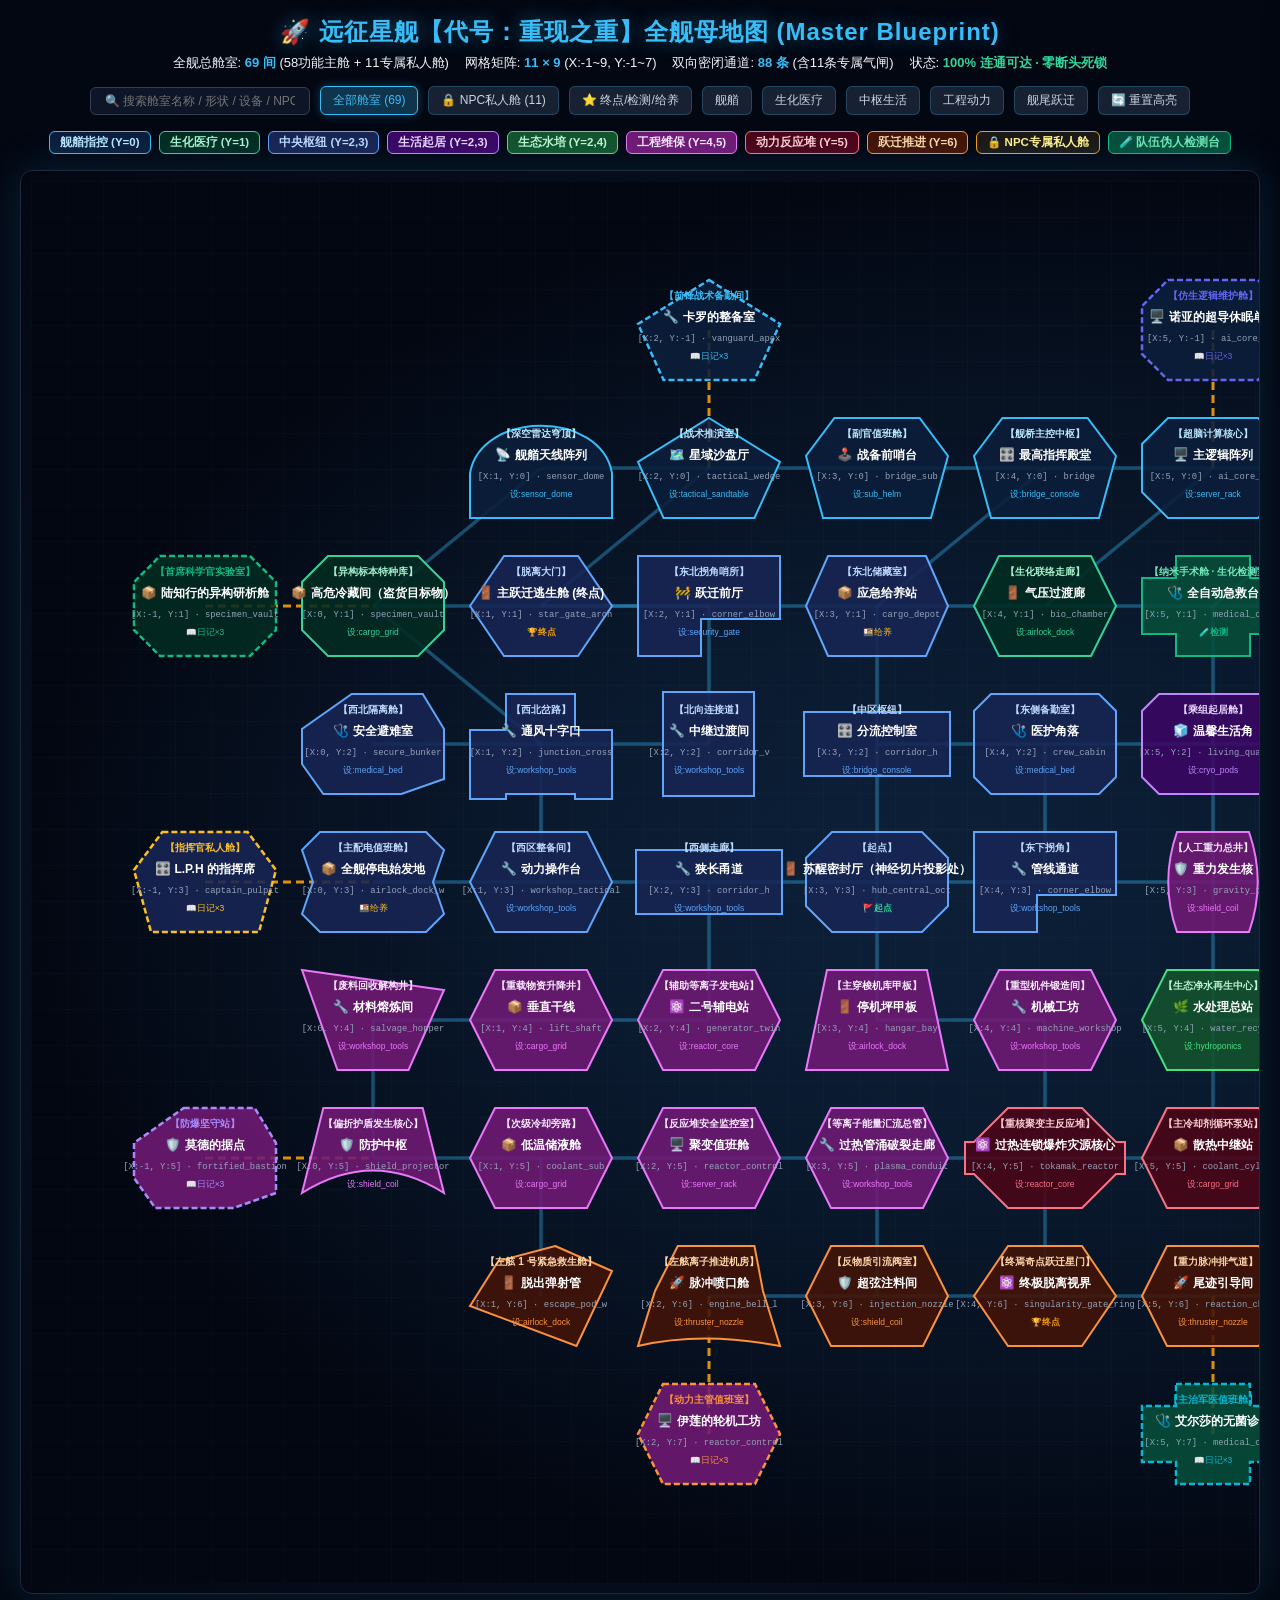
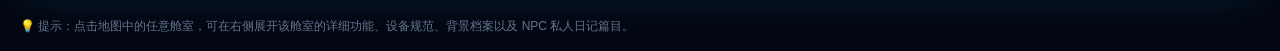
<file: preview_master_map.html>
<!DOCTYPE html>
<html lang="zh-CN">
<head>
    <meta charset="UTF-8">
    <meta name="viewport" content="width=device-width, initial-scale=1.0">
    <title>🚀 远征星舰【代号：重现之重】全舰母地图 (Master Spaceship Map · 62 舱室全景蓝图)</title>
    <style>
        :root {
            --bg-color: #030712;
            --panel-bg: rgba(15, 23, 42, 0.94);
            --border-glow: #38bdf8;
            --text-main: #f8fafc;
            --text-muted: #94a3b8;
        }
        * { box-sizing: border-box; }
        body { 
            margin: 0; 
            background: var(--bg-color); 
            color: var(--text-main); 
            font-family: 'PingFang SC', -apple-system, 'Microsoft YaHei', sans-serif; 
            padding: 16px 20px; 
            overflow-x: hidden;
        }
        header { text-align: center; margin-bottom: 12px; }
        h1 { 
            color: #38bdf8; 
            font-size: 24px; 
            margin: 0 0 6px 0; 
            letter-spacing: 1px;
            text-shadow: 0 0 20px rgba(56,189,248,0.4);
        }
        .meta-bar { 
            color: var(--text-muted); 
            font-size: 13px; 
            display: flex;
            justify-content: center;
            gap: 16px;
            flex-wrap: wrap;
            margin-bottom: 14px;
        }
        .stat-item { color: #f1f5f9; font-weight: 500; }
        .stat-item b { color: #38bdf8; }

        /* 顶部操作与筛选栏 */
        .controls-toolbar {
            display: flex;
            justify-content: center;
            align-items: center;
            gap: 10px;
            margin-bottom: 16px;
            flex-wrap: wrap;
        }
        .filter-btn {
            background: rgba(30, 41, 59, 0.8);
            border: 1px solid rgba(56, 189, 248, 0.25);
            color: #cbd5e1;
            padding: 5px 12px;
            border-radius: 6px;
            font-size: 12px;
            cursor: pointer;
            transition: all 0.2s;
        }
        .filter-btn:hover, .filter-btn.active {
            background: rgba(56, 189, 248, 0.25);
            border-color: #38bdf8;
            color: #38bdf8;
            box-shadow: 0 0 10px rgba(56, 189, 248, 0.3);
        }
        .search-input {
            background: rgba(15, 23, 42, 0.9);
            border: 1px solid #334155;
            color: #f8fafc;
            padding: 6px 14px;
            border-radius: 6px;
            font-size: 12px;
            outline: none;
            width: 220px;
            transition: border-color 0.2s;
        }
        .search-input:focus {
            border-color: #38bdf8;
            box-shadow: 0 0 8px rgba(56, 189, 248, 0.3);
        }

        /* 区域图例 */
        .legend-bar { 
            display: flex; 
            justify-content: center; 
            gap: 8px; 
            margin-bottom: 16px; 
            flex-wrap: wrap; 
        }
        .badge { 
            display: inline-flex; 
            align-items: center;
            padding: 3px 10px; 
            border-radius: 6px; 
            font-size: 11.5px; 
            font-weight: bold; 
            border: 1px solid rgba(255,255,255,0.15); 
        }

        /* 主蓝图画卷容器 */
        .viewport-wrapper {
            position: relative;
            max-width: 100%;
            overflow: auto;
            border: 1px solid #1e293b;
            background: radial-gradient(circle at 50% 50%, #0d1b33 0%, #030712 100%);
            border-radius: 12px;
            box-shadow: 0 0 45px rgba(56,189,248,0.15);
            padding: 10px;
            margin-bottom: 24px;
        }
        svg { display: block; margin: 0 auto; user-select: none; }

        /* 节点与连线交互样式 */
        .room-node {
            cursor: pointer;
            transition: transform 0.2s, filter 0.2s;
            outline: none;
        }
        .room-node:hover {
            filter: drop-shadow(0 0 12px rgba(56, 189, 248, 0.8));
        }
        .room-node.is-selected .room-poly {
            stroke: #fef08a !important;
            stroke-width: 3.5 !important;
            filter: drop-shadow(0 0 16px #eab308);
        }
        .room-node.is-npc-room:hover {
            filter: drop-shadow(0 0 14px rgba(245, 158, 11, 0.85));
        }
        .room-node.is-detection-room:hover {
            filter: drop-shadow(0 0 14px rgba(16, 185, 129, 0.85));
        }
        .room-node.is-dimmed {
            opacity: 0.18;
            filter: grayscale(80%);
        }
        .conn-line.is-dimmed {
            opacity: 0.08;
        }

        /* 侧边检阅档案抽屉 */
        .inspector-drawer {
            position: fixed;
            top: 20px;
            right: -420px;
            width: 390px;
            max-height: calc(100vh - 40px);
            background: var(--panel-bg);
            border: 1px solid rgba(56, 189, 248, 0.4);
            border-radius: 12px;
            box-shadow: -10px 0 35px rgba(0, 0, 0, 0.7);
            backdrop-filter: blur(12px);
            padding: 20px;
            z-index: 1000;
            transition: right 0.3s cubic-bezier(0.16, 1, 0.3, 1);
            overflow-y: auto;
            text-align: left;
        }
        .inspector-drawer.open { right: 20px; }
        .drawer-close {
            position: absolute;
            top: 14px;
            right: 16px;
            background: transparent;
            border: none;
            color: #94a3b8;
            font-size: 20px;
            cursor: pointer;
        }
        .drawer-close:hover { color: #f8fafc; }
        .drawer-title { font-size: 17px; font-weight: bold; color: #38bdf8; margin: 0 0 8px 0; }
        .drawer-tag { display: inline-block; font-size: 11px; padding: 2px 8px; border-radius: 4px; margin-bottom: 12px; }
        .drawer-section { margin-bottom: 14px; font-size: 13px; line-height: 1.6; }
        .drawer-section-title { font-size: 12px; font-weight: bold; color: #94a3b8; text-transform: uppercase; margin-bottom: 4px; }
        .drawer-desc { color: #cbd5e1; background: rgba(15, 23, 42, 0.6); padding: 10px; border-radius: 6px; border-left: 3px solid #38bdf8; }
        .diary-card {
            background: rgba(30, 41, 59, 0.7);
            border: 1px solid rgba(245, 158, 11, 0.3);
            border-radius: 6px;
            padding: 10px;
            margin-top: 8px;
        }
        .diary-card h4 { margin: 0 0 6px 0; color: #fde68a; font-size: 13px; }
        .diary-card p { margin: 0; color: #cbd5e1; font-size: 12px; white-space: pre-wrap; }

        /* 底部提示 */
        .footer-note { font-size: 12px; color: #64748b; margin-top: 10px; }
    </style>
</head>
<body>
    <header>
        <h1>🚀 远征星舰【代号：重现之重】全舰母地图 (Master Blueprint)</h1>
        <div class="meta-bar">
            <span class="stat-item">全舰总舱室: <b>69 间</b> (58功能主舱 + 11专属私人舱)</span>
            <span class="stat-item">网格矩阵: <b>11 × 9</b> (X:-1~9, Y:-1~7)</span>
            <span class="stat-item">双向密闭通道: <b>88 条</b> (含11条专属气闸)</span>
            <span class="stat-item">状态: <b style="color:#34d399;">100% 连通可达 · 零断头死锁</b></span>
        </div>
    </header>

    <!-- 顶部操作与筛选栏 -->
    <div class="controls-toolbar">
        <input type="text" id="searchInput" class="search-input" placeholder="🔍 搜索舱室名称 / 形状 / 设备 / NPC..." oninput="handleSearch(this.value)">
        <button class="filter-btn active" onclick="setFilter('all', this)">全部舱室 (69)</button>
        <button class="filter-btn" onclick="setFilter('npc', this)">🔒 NPC私人舱 (11)</button>
        <button class="filter-btn" onclick="setFilter('special', this)">⭐ 终点/检测/给养</button>
        <button class="filter-btn" onclick="setFilter('bow', this)">舰艏</button>
        <button class="filter-btn" onclick="setFilter('medical_bio', this)">生化医疗</button>
        <button class="filter-btn" onclick="setFilter('hub_living', this)">中枢生活</button>
        <button class="filter-btn" onclick="setFilter('engineering', this)">工程动力</button>
        <button class="filter-btn" onclick="setFilter('stern', this)">舰尾跃迁</button>
        <button class="filter-btn" onclick="resetHighlight()">🔄 重置高亮</button>
    </div>

    <!-- 区域图例 -->
    <div class="legend-bar">
        <span class="badge" style="background:#0b1e3b; color:#bae6fd; border-color:#38bdf8;">舰艏指控 (Y=0)</span>
        <span class="badge" style="background:#022c22; color:#a7f3d0; border-color:#34d399;">生化医疗 (Y=1)</span>
        <span class="badge" style="background:#172554; color:#bfdbfe; border-color:#60a5fa;">中央枢纽 (Y=2,3)</span>
        <span class="badge" style="background:#3b0764; color:#e9d5ff; border-color:#c084fc;">生活起居 (Y=2,3)</span>
        <span class="badge" style="background:#14532d; color:#bbf7d0; border-color:#4ade80;">生态水培 (Y=2,4)</span>
        <span class="badge" style="background:#701a75; color:#fae8ff; border-color:#e879f9;">工程维保 (Y=4,5)</span>
        <span class="badge" style="background:#4c0519; color:#fecdd3; border-color:#fb7185;">动力反应堆 (Y=5)</span>
        <span class="badge" style="background:#431407; color:#fed7aa; border-color:#fb923c;">跃迁推进 (Y=6)</span>
        <span class="badge" style="background:#1c1917; color:#fef08a; border-color:#f59e0b;">🔒 NPC专属私人舱</span>
        <span class="badge" style="background:#064e3b; color:#6ee7b7; border-color:#10b981;">🧪 队伍伪人检测台</span>
    </div>

    <!-- SVG 蓝图视口 -->
    <div class="viewport-wrapper">
        <svg width="2028" height="1402" viewBox="0 0 2028 1402" xmlns="http://www.w3.org/2000/svg">
            <defs>
                <pattern id="grid" width="36" height="36" patternUnits="userSpaceOnUse">
                    <path d="M 36 0 L 0 0 0 36" fill="none" stroke="rgba(56,189,248,0.05)" stroke-width="1"/>
                </pattern>
                <radialGradient id="bgGlow" cx="50%" cy="50%" r="50%">
                    <stop offset="0%" stop-color="#0f2b48" stop-opacity="0.5"/>
                    <stop offset="100%" stop-color="#030712" stop-opacity="1"/>
                </radialGradient>
            </defs>
            <rect width="100%" height="100%" fill="url(#bgGlow)" />
            <rect width="100%" height="100%" fill="url(#grid)" />
            
            <!-- 通道层 -->
            <g id="connections-layer">
                <line x1="174" y1="701" x2="342" y2="701" stroke="#f59e0b" stroke-width="3" stroke-dasharray="8,5" stroke-opacity="0.9" class="conn-line conn-npc" data-conn="room_npc_lph-room_west_end" />
<line x1="678" y1="149" x2="678" y2="287" stroke="#f59e0b" stroke-width="3" stroke-dasharray="8,5" stroke-opacity="0.9" class="conn-line conn-npc" data-conn="room_npc_kaze-room_tactical_plan" />
<line x1="1686" y1="425" x2="1518" y2="425" stroke="#f59e0b" stroke-width="3" stroke-dasharray="8,5" stroke-opacity="0.9" class="conn-line conn-npc" data-conn="room_npc_shaokexin-room_decon_airlock" />
<line x1="174" y1="977" x2="342" y2="977" stroke="#f59e0b" stroke-width="3" stroke-dasharray="8,5" stroke-opacity="0.9" class="conn-line conn-npc" data-conn="room_npc_mode-room_shields_emitter" />
<line x1="174" y1="425" x2="342" y2="425" stroke="#f59e0b" stroke-width="3" stroke-dasharray="8,5" stroke-opacity="0.9" class="conn-line conn-npc" data-conn="room_npc_prof_lu-room_specimen_vault" />
<line x1="1182" y1="149" x2="1182" y2="287" stroke="#f59e0b" stroke-width="3" stroke-dasharray="8,5" stroke-opacity="0.9" class="conn-line conn-npc" data-conn="room_npc_noah-room_ai_core" />
<line x1="1518" y1="149" x2="1518" y2="287" stroke="#f59e0b" stroke-width="3" stroke-dasharray="8,5" stroke-opacity="0.9" class="conn-line conn-npc" data-conn="room_npc_sophia-room_observation" />
<line x1="1854" y1="701" x2="1686" y2="701" stroke="#f59e0b" stroke-width="3" stroke-dasharray="8,5" stroke-opacity="0.9" class="conn-line conn-npc" data-conn="room_npc_vivian-room_east_airlock" />
<line x1="678" y1="1253" x2="678" y2="1115" stroke="#f59e0b" stroke-width="3" stroke-dasharray="8,5" stroke-opacity="0.9" class="conn-line conn-npc" data-conn="room_npc_elena-room_ion_thruster_l" />
<line x1="1182" y1="1253" x2="1182" y2="1115" stroke="#f59e0b" stroke-width="3" stroke-dasharray="8,5" stroke-opacity="0.9" class="conn-line conn-npc" data-conn="room_npc_elsa-room_matter_stream" />
<line x1="1854" y1="977" x2="1686" y2="977" stroke="#f59e0b" stroke-width="3" stroke-dasharray="8,5" stroke-opacity="0.9" class="conn-line conn-npc" data-conn="room_npc_colt_barnes-room_starboard_dock" />
<line x1="510" y1="287" x2="678" y2="287" stroke="rgba(56,189,248,0.35)" stroke-width="3.5" class="conn-line conn-main" data-conn="room_sensor_array-room_tactical_plan" />
<line x1="678" y1="287" x2="846" y2="287" stroke="rgba(56,189,248,0.35)" stroke-width="3.5" class="conn-line conn-main" data-conn="room_tactical_plan-room_bridge_sub" />
<line x1="846" y1="287" x2="1014" y2="287" stroke="rgba(56,189,248,0.35)" stroke-width="3.5" class="conn-line conn-main" data-conn="room_bridge_sub-room_bridge_main" />
<line x1="1014" y1="287" x2="1182" y2="287" stroke="rgba(56,189,248,0.35)" stroke-width="3.5" class="conn-line conn-main" data-conn="room_bridge_main-room_ai_core" />
<line x1="1182" y1="287" x2="1350" y2="287" stroke="rgba(56,189,248,0.35)" stroke-width="3.5" class="conn-line conn-main" data-conn="room_ai_core-room_comm_center" />
<line x1="1350" y1="287" x2="1518" y2="287" stroke="rgba(56,189,248,0.35)" stroke-width="3.5" class="conn-line conn-main" data-conn="room_comm_center-room_observation" />
<line x1="510" y1="287" x2="342" y2="425" stroke="rgba(56,189,248,0.35)" stroke-width="3.5" class="conn-line conn-main" data-conn="room_sensor_array-room_specimen_vault" />
<line x1="678" y1="287" x2="510" y2="425" stroke="rgba(56,189,248,0.35)" stroke-width="3.5" class="conn-line conn-main" data-conn="room_tactical_plan-room_exit" />
<line x1="1014" y1="287" x2="846" y2="425" stroke="rgba(56,189,248,0.35)" stroke-width="3.5" class="conn-line conn-main" data-conn="room_bridge_main-room_storage_ne" />
<line x1="1182" y1="287" x2="1014" y2="425" stroke="rgba(56,189,248,0.35)" stroke-width="3.5" class="conn-line conn-main" data-conn="room_ai_core-room_bio_corridor" />
<line x1="1350" y1="287" x2="1182" y2="425" stroke="rgba(56,189,248,0.35)" stroke-width="3.5" class="conn-line conn-main" data-conn="room_comm_center-room_med_surgery" />
<line x1="1518" y1="287" x2="1350" y2="425" stroke="rgba(56,189,248,0.35)" stroke-width="3.5" class="conn-line conn-main" data-conn="room_observation-room_cryo_stasis" />
<line x1="342" y1="425" x2="510" y2="425" stroke="rgba(56,189,248,0.35)" stroke-width="3.5" class="conn-line conn-main" data-conn="room_specimen_vault-room_exit" />
<line x1="510" y1="425" x2="678" y2="425" stroke="rgba(56,189,248,0.35)" stroke-width="3.5" class="conn-line conn-main" data-conn="room_exit-room_corner_ne" />
<line x1="678" y1="425" x2="846" y2="425" stroke="rgba(56,189,248,0.35)" stroke-width="3.5" class="conn-line conn-main" data-conn="room_corner_ne-room_storage_ne" />
<line x1="846" y1="425" x2="1014" y2="425" stroke="rgba(56,189,248,0.35)" stroke-width="3.5" class="conn-line conn-main" data-conn="room_storage_ne-room_bio_corridor" />
<line x1="1014" y1="425" x2="1182" y2="425" stroke="rgba(56,189,248,0.35)" stroke-width="3.5" class="conn-line conn-main" data-conn="room_bio_corridor-room_med_surgery" />
<line x1="1182" y1="425" x2="1350" y2="425" stroke="rgba(56,189,248,0.35)" stroke-width="3.5" class="conn-line conn-main" data-conn="room_med_surgery-room_cryo_stasis" />
<line x1="1350" y1="425" x2="1518" y2="425" stroke="rgba(56,189,248,0.35)" stroke-width="3.5" class="conn-line conn-main" data-conn="room_cryo_stasis-room_decon_airlock" />
<line x1="846" y1="701" x2="678" y2="701" stroke="rgba(56,189,248,0.35)" stroke-width="3.5" class="conn-line conn-main" data-conn="room_start-room_corridor_w1" />
<line x1="846" y1="701" x2="1014" y2="701" stroke="rgba(56,189,248,0.35)" stroke-width="3.5" class="conn-line conn-main" data-conn="room_start-room_corner_se" />
<line x1="846" y1="701" x2="846" y2="563" stroke="rgba(56,189,248,0.35)" stroke-width="3.5" class="conn-line conn-main" data-conn="room_start-room_hub_n1" />
<line x1="1014" y1="701" x2="1014" y2="563" stroke="rgba(56,189,248,0.35)" stroke-width="3.5" class="conn-line conn-main" data-conn="room_corner_se-room_npc2" />
<line x1="1014" y1="563" x2="846" y2="563" stroke="rgba(56,189,248,0.35)" stroke-width="3.5" class="conn-line conn-main" data-conn="room_npc2-room_hub_n1" />
<line x1="846" y1="563" x2="846" y2="425" stroke="rgba(56,189,248,0.35)" stroke-width="3.5" class="conn-line conn-main" data-conn="room_hub_n1-room_storage_ne" />
<line x1="678" y1="701" x2="510" y2="701" stroke="rgba(56,189,248,0.35)" stroke-width="3.5" class="conn-line conn-main" data-conn="room_corridor_w1-room_npc1" />
<line x1="510" y1="701" x2="342" y2="701" stroke="rgba(56,189,248,0.35)" stroke-width="3.5" class="conn-line conn-main" data-conn="room_npc1-room_west_end" />
<line x1="510" y1="701" x2="510" y2="563" stroke="rgba(56,189,248,0.35)" stroke-width="3.5" class="conn-line conn-main" data-conn="room_npc1-room_junction_nw" />
<line x1="510" y1="563" x2="342" y2="563" stroke="rgba(56,189,248,0.35)" stroke-width="3.5" class="conn-line conn-main" data-conn="room_junction_nw-room_npc3" />
<line x1="510" y1="563" x2="678" y2="563" stroke="rgba(56,189,248,0.35)" stroke-width="3.5" class="conn-line conn-main" data-conn="room_junction_nw-room_path_e" />
<line x1="510" y1="563" x2="342" y2="425" stroke="rgba(56,189,248,0.35)" stroke-width="3.5" class="conn-line conn-main" data-conn="room_junction_nw-room_specimen_vault" />
<line x1="678" y1="563" x2="678" y2="425" stroke="rgba(56,189,248,0.35)" stroke-width="3.5" class="conn-line conn-main" data-conn="room_path_e-room_corner_ne" />
<line x1="678" y1="425" x2="510" y2="425" stroke="rgba(56,189,248,0.35)" stroke-width="3.5" class="conn-line conn-main" data-conn="room_corner_ne-room_exit" />
<line x1="1014" y1="563" x2="1182" y2="563" stroke="rgba(56,189,248,0.35)" stroke-width="3.5" class="conn-line conn-main" data-conn="room_npc2-room_living_quarter" />
<line x1="1182" y1="563" x2="1350" y2="563" stroke="rgba(56,189,248,0.35)" stroke-width="3.5" class="conn-line conn-main" data-conn="room_living_quarter-room_hydro_garden" />
<line x1="1350" y1="563" x2="1518" y2="563" stroke="rgba(56,189,248,0.35)" stroke-width="3.5" class="conn-line conn-main" data-conn="room_hydro_garden-room_mess_hall" />
<line x1="1518" y1="563" x2="1686" y2="563" stroke="rgba(56,189,248,0.35)" stroke-width="3.5" class="conn-line conn-main" data-conn="room_mess_hall-room_east_observation" />
<line x1="1182" y1="425" x2="1182" y2="563" stroke="rgba(56,189,248,0.35)" stroke-width="3.5" class="conn-line conn-main" data-conn="room_med_surgery-room_living_quarter" />
<line x1="1350" y1="425" x2="1350" y2="563" stroke="rgba(56,189,248,0.35)" stroke-width="3.5" class="conn-line conn-main" data-conn="room_cryo_stasis-room_hydro_garden" />
<line x1="1518" y1="425" x2="1518" y2="563" stroke="rgba(56,189,248,0.35)" stroke-width="3.5" class="conn-line conn-main" data-conn="room_decon_airlock-room_mess_hall" />
<line x1="1014" y1="701" x2="1182" y2="701" stroke="rgba(56,189,248,0.35)" stroke-width="3.5" class="conn-line conn-main" data-conn="room_corner_se-room_gravity_well" />
<line x1="1182" y1="701" x2="1350" y2="701" stroke="rgba(56,189,248,0.35)" stroke-width="3.5" class="conn-line conn-main" data-conn="room_gravity_well-room_armory" />
<line x1="1518" y1="701" x2="1686" y2="701" stroke="rgba(56,189,248,0.35)" stroke-width="3.5" class="conn-line conn-main" data-conn="room_recreation_gym-room_east_airlock" />
<line x1="1182" y1="563" x2="1182" y2="701" stroke="rgba(56,189,248,0.35)" stroke-width="3.5" class="conn-line conn-main" data-conn="room_living_quarter-room_gravity_well" />
<line x1="1350" y1="563" x2="1350" y2="701" stroke="rgba(56,189,248,0.35)" stroke-width="3.5" class="conn-line conn-main" data-conn="room_hydro_garden-room_armory" />
<line x1="1518" y1="563" x2="1518" y2="701" stroke="rgba(56,189,248,0.35)" stroke-width="3.5" class="conn-line conn-main" data-conn="room_mess_hall-room_recreation_gym" />
<line x1="1686" y1="563" x2="1686" y2="701" stroke="rgba(56,189,248,0.35)" stroke-width="3.5" class="conn-line conn-main" data-conn="room_east_observation-room_east_airlock" />
<line x1="678" y1="701" x2="678" y2="839" stroke="rgba(56,189,248,0.35)" stroke-width="3.5" class="conn-line conn-main" data-conn="room_corridor_w1-room_sub_generator" />
<line x1="846" y1="701" x2="846" y2="839" stroke="rgba(56,189,248,0.35)" stroke-width="3.5" class="conn-line conn-main" data-conn="room_start-room_hangar_deck" />
<line x1="1182" y1="701" x2="1182" y2="839" stroke="rgba(56,189,248,0.35)" stroke-width="3.5" class="conn-line conn-main" data-conn="room_gravity_well-room_water_purify" />
<line x1="1686" y1="701" x2="1686" y2="839" stroke="rgba(56,189,248,0.35)" stroke-width="3.5" class="conn-line conn-main" data-conn="room_east_airlock-room_eva_staging" />
<line x1="342" y1="839" x2="510" y2="839" stroke="rgba(56,189,248,0.35)" stroke-width="3.5" class="conn-line conn-main" data-conn="room_salvage_bay-room_cargo_lift" />
<line x1="510" y1="839" x2="678" y2="839" stroke="rgba(56,189,248,0.35)" stroke-width="3.5" class="conn-line conn-main" data-conn="room_cargo_lift-room_sub_generator" />
<line x1="846" y1="839" x2="1014" y2="839" stroke="rgba(56,189,248,0.35)" stroke-width="3.5" class="conn-line conn-main" data-conn="room_hangar_deck-room_machine_shop" />
<line x1="1182" y1="839" x2="1350" y2="839" stroke="rgba(56,189,248,0.35)" stroke-width="3.5" class="conn-line conn-main" data-conn="room_water_purify-room_life_support" />
<line x1="1350" y1="839" x2="1518" y2="839" stroke="rgba(56,189,248,0.35)" stroke-width="3.5" class="conn-line conn-main" data-conn="room_life_support-room_air_recycler" />
<line x1="1518" y1="839" x2="1686" y2="839" stroke="rgba(56,189,248,0.35)" stroke-width="3.5" class="conn-line conn-main" data-conn="room_air_recycler-room_eva_staging" />
<line x1="342" y1="839" x2="342" y2="977" stroke="rgba(56,189,248,0.35)" stroke-width="3.5" class="conn-line conn-main" data-conn="room_salvage_bay-room_shields_emitter" />
<line x1="1014" y1="839" x2="1014" y2="977" stroke="rgba(56,189,248,0.35)" stroke-width="3.5" class="conn-line conn-main" data-conn="room_machine_shop-room_main_reactor" />
<line x1="1182" y1="839" x2="1182" y2="977" stroke="rgba(56,189,248,0.35)" stroke-width="3.5" class="conn-line conn-main" data-conn="room_water_purify-room_coolant_tank" />
<line x1="1686" y1="839" x2="1686" y2="977" stroke="rgba(56,189,248,0.35)" stroke-width="3.5" class="conn-line conn-main" data-conn="room_eva_staging-room_starboard_dock" />
<line x1="342" y1="977" x2="510" y2="977" stroke="rgba(56,189,248,0.35)" stroke-width="3.5" class="conn-line conn-main" data-conn="room_shields_emitter-room_sub_coolant" />
<line x1="510" y1="977" x2="678" y2="977" stroke="rgba(56,189,248,0.35)" stroke-width="3.5" class="conn-line conn-main" data-conn="room_sub_coolant-room_reactor_control" />
<line x1="678" y1="977" x2="846" y2="977" stroke="rgba(56,189,248,0.35)" stroke-width="3.5" class="conn-line conn-main" data-conn="room_reactor_control-room_plasma_manifold" />
<line x1="846" y1="977" x2="1014" y2="977" stroke="rgba(56,189,248,0.35)" stroke-width="3.5" class="conn-line conn-main" data-conn="room_plasma_manifold-room_main_reactor" />
<line x1="1014" y1="977" x2="1182" y2="977" stroke="rgba(56,189,248,0.35)" stroke-width="3.5" class="conn-line conn-main" data-conn="room_main_reactor-room_coolant_tank" />
<line x1="1182" y1="977" x2="1350" y2="977" stroke="rgba(56,189,248,0.35)" stroke-width="3.5" class="conn-line conn-main" data-conn="room_coolant_tank-room_warp_field_gen" />
<line x1="1350" y1="977" x2="1518" y2="977" stroke="rgba(56,189,248,0.35)" stroke-width="3.5" class="conn-line conn-main" data-conn="room_warp_field_gen-room_armored_corridor" />
<line x1="1518" y1="977" x2="1686" y2="977" stroke="rgba(56,189,248,0.35)" stroke-width="3.5" class="conn-line conn-main" data-conn="room_armored_corridor-room_starboard_dock" />
<line x1="510" y1="977" x2="510" y2="1115" stroke="rgba(56,189,248,0.35)" stroke-width="3.5" class="conn-line conn-main" data-conn="room_sub_coolant-room_escape_pod_w" />
<line x1="846" y1="977" x2="846" y2="1115" stroke="rgba(56,189,248,0.35)" stroke-width="3.5" class="conn-line conn-main" data-conn="room_plasma_manifold-room_antimatter_tap" />
<line x1="1014" y1="977" x2="1014" y2="1115" stroke="rgba(56,189,248,0.35)" stroke-width="3.5" class="conn-line conn-main" data-conn="room_main_reactor-room_singularity_gate" />
<line x1="1518" y1="977" x2="1518" y2="1115" stroke="rgba(56,189,248,0.35)" stroke-width="3.5" class="conn-line conn-main" data-conn="room_armored_corridor-room_escape_pod_e" />
<line x1="678" y1="1115" x2="846" y2="1115" stroke="rgba(56,189,248,0.35)" stroke-width="3.5" class="conn-line conn-main" data-conn="room_ion_thruster_l-room_antimatter_tap" />
<line x1="846" y1="1115" x2="1014" y2="1115" stroke="rgba(56,189,248,0.35)" stroke-width="3.5" class="conn-line conn-main" data-conn="room_antimatter_tap-room_singularity_gate" />
<line x1="1014" y1="1115" x2="1182" y2="1115" stroke="rgba(56,189,248,0.35)" stroke-width="3.5" class="conn-line conn-main" data-conn="room_singularity_gate-room_matter_stream" />
<line x1="1182" y1="1115" x2="1350" y2="1115" stroke="rgba(56,189,248,0.35)" stroke-width="3.5" class="conn-line conn-main" data-conn="room_matter_stream-room_ion_thruster_r" />

            </g>
            
            <!-- 舱室层 -->
            <g id="rooms-layer">
                
    <g class="room-node  " 
       id="node-room_sensor_array"
       data-room-id="room_sensor_array" 
       data-zone="bow"
       data-shape="sensor_dome"
       transform="translate(439, 237)"
       tabindex="0">
        <!-- 房间多边形底层主体 -->
        <path d="M 0 100 L 0 55.00000000000001 C 11.36 -8, 130.64000000000001 -8, 142 55.00000000000001 L 142 100 Z" fill="#0b1e3b" fill-opacity="0.88" stroke="#38bdf8" stroke-width="2"  class="room-poly" />
        
        <!-- 舱室顶部标头 -->
        <text x="71" y="19" text-anchor="middle" font-size="10" font-weight="bold" fill="#bae6fd" class="room-tag">【深空雷达穹顶】</text>
        
        <!-- 舱室核心名称与微缩图标 -->
        <text x="71" y="41" text-anchor="middle" font-size="12" font-weight="bold" fill="#ffffff" class="room-title">
            <tspan font-size="12.5">📡</tspan> 舰艏天线阵列
        </text>
        
        <!-- 坐标与特有形状 -->
        <text x="71" y="61" text-anchor="middle" font-size="8.8" fill="#94a3b8" font-family="monospace">
            [X:1, Y:0] · sensor_dome
        </text>

        <!-- 状态徽章条 -->
        <text x="71" y="79" text-anchor="middle" font-size="8.5" font-family="sans-serif">
            <tspan fill="#38bdf8">设:sensor_dome</tspan>
        </text>
    </g>

    <g class="room-node  " 
       id="node-room_tactical_plan"
       data-room-id="room_tactical_plan" 
       data-zone="bow"
       data-shape="tactical_wedge"
       transform="translate(607, 237)"
       tabindex="0">
        <!-- 房间多边形底层主体 -->
        <path d="M 71 0 L 142 44 L 116.44 100 L 25.56 100 L 0 44 Z" fill="#0b1e3b" fill-opacity="0.88" stroke="#38bdf8" stroke-width="2"  class="room-poly" />
        
        <!-- 舱室顶部标头 -->
        <text x="71" y="19" text-anchor="middle" font-size="10" font-weight="bold" fill="#bae6fd" class="room-tag">【战术推演室】</text>
        
        <!-- 舱室核心名称与微缩图标 -->
        <text x="71" y="41" text-anchor="middle" font-size="12" font-weight="bold" fill="#ffffff" class="room-title">
            <tspan font-size="12.5">🗺️</tspan> 星域沙盘厅
        </text>
        
        <!-- 坐标与特有形状 -->
        <text x="71" y="61" text-anchor="middle" font-size="8.8" fill="#94a3b8" font-family="monospace">
            [X:2, Y:0] · tactical_wedge
        </text>

        <!-- 状态徽章条 -->
        <text x="71" y="79" text-anchor="middle" font-size="8.5" font-family="sans-serif">
            <tspan fill="#38bdf8">设:tactical_sandtable</tspan>
        </text>
    </g>

    <g class="room-node  " 
       id="node-room_bridge_sub"
       data-room-id="room_bridge_sub" 
       data-zone="bow"
       data-shape="bridge_sub"
       transform="translate(775, 237)"
       tabindex="0">
        <!-- 房间多边形底层主体 -->
        <path d="M 28.400000000000002 0 L 113.60000000000001 0 L 142 38 L 124.96 100 L 17.04 100 L 0 38 Z" fill="#0b1e3b" fill-opacity="0.88" stroke="#38bdf8" stroke-width="2"  class="room-poly" />
        
        <!-- 舱室顶部标头 -->
        <text x="71" y="19" text-anchor="middle" font-size="10" font-weight="bold" fill="#bae6fd" class="room-tag">【副官值班舱】</text>
        
        <!-- 舱室核心名称与微缩图标 -->
        <text x="71" y="41" text-anchor="middle" font-size="12" font-weight="bold" fill="#ffffff" class="room-title">
            <tspan font-size="12.5">🕹️</tspan> 战备前哨台
        </text>
        
        <!-- 坐标与特有形状 -->
        <text x="71" y="61" text-anchor="middle" font-size="8.8" fill="#94a3b8" font-family="monospace">
            [X:3, Y:0] · bridge_sub
        </text>

        <!-- 状态徽章条 -->
        <text x="71" y="79" text-anchor="middle" font-size="8.5" font-family="sans-serif">
            <tspan fill="#38bdf8">设:sub_helm</tspan>
        </text>
    </g>

    <g class="room-node  " 
       id="node-room_bridge_main"
       data-room-id="room_bridge_main" 
       data-zone="bow"
       data-shape="bridge"
       transform="translate(943, 237)"
       tabindex="0">
        <!-- 房间多边形底层主体 -->
        <path d="M 28.400000000000002 0 L 113.60000000000001 0 L 142 38 L 124.96 100 L 17.04 100 L 0 38 Z" fill="#0b1e3b" fill-opacity="0.88" stroke="#38bdf8" stroke-width="2"  class="room-poly" />
        
        <!-- 舱室顶部标头 -->
        <text x="71" y="19" text-anchor="middle" font-size="10" font-weight="bold" fill="#bae6fd" class="room-tag">【舰桥主控中枢】</text>
        
        <!-- 舱室核心名称与微缩图标 -->
        <text x="71" y="41" text-anchor="middle" font-size="12" font-weight="bold" fill="#ffffff" class="room-title">
            <tspan font-size="12.5">🎛️</tspan> 最高指挥殿堂
        </text>
        
        <!-- 坐标与特有形状 -->
        <text x="71" y="61" text-anchor="middle" font-size="8.8" fill="#94a3b8" font-family="monospace">
            [X:4, Y:0] · bridge
        </text>

        <!-- 状态徽章条 -->
        <text x="71" y="79" text-anchor="middle" font-size="8.5" font-family="sans-serif">
            <tspan fill="#38bdf8">设:bridge_console</tspan>
        </text>
    </g>

    <g class="room-node  " 
       id="node-room_ai_core"
       data-room-id="room_ai_core" 
       data-zone="bow"
       data-shape="ai_core_hex"
       transform="translate(1111, 237)"
       tabindex="0">
        <!-- 房间多边形底层主体 -->
        <path d="M 26 0 L 116 0 L 142 26 L 142 74 L 116 100 L 26 100 L 0 74 L 0 26 Z" fill="#0b1e3b" fill-opacity="0.88" stroke="#38bdf8" stroke-width="2"  class="room-poly" />
        
        <!-- 舱室顶部标头 -->
        <text x="71" y="19" text-anchor="middle" font-size="10" font-weight="bold" fill="#bae6fd" class="room-tag">【超脑计算核心】</text>
        
        <!-- 舱室核心名称与微缩图标 -->
        <text x="71" y="41" text-anchor="middle" font-size="12" font-weight="bold" fill="#ffffff" class="room-title">
            <tspan font-size="12.5">🖥️</tspan> 主逻辑阵列
        </text>
        
        <!-- 坐标与特有形状 -->
        <text x="71" y="61" text-anchor="middle" font-size="8.8" fill="#94a3b8" font-family="monospace">
            [X:5, Y:0] · ai_core_hex
        </text>

        <!-- 状态徽章条 -->
        <text x="71" y="79" text-anchor="middle" font-size="8.5" font-family="sans-serif">
            <tspan fill="#38bdf8">设:server_rack</tspan>
        </text>
    </g>

    <g class="room-node  " 
       id="node-room_comm_center"
       data-room-id="room_comm_center" 
       data-zone="bow"
       data-shape="comm_tower"
       transform="translate(1279, 237)"
       tabindex="0">
        <!-- 房间多边形底层主体 -->
        <path d="M 21.3 22 L 120.7 0 L 142 85 L 110.76 100 L 0 100 Z" fill="#0b1e3b" fill-opacity="0.88" stroke="#38bdf8" stroke-width="2"  class="room-poly" />
        
        <!-- 舱室顶部标头 -->
        <text x="71" y="19" text-anchor="middle" font-size="10" font-weight="bold" fill="#bae6fd" class="room-tag">【全舰应急广播总站】</text>
        
        <!-- 舱室核心名称与微缩图标 -->
        <text x="71" y="41" text-anchor="middle" font-size="12" font-weight="bold" fill="#ffffff" class="room-title">
            <tspan font-size="12.5">📶</tspan> 避难通牒发射台
        </text>
        
        <!-- 坐标与特有形状 -->
        <text x="71" y="61" text-anchor="middle" font-size="8.8" fill="#94a3b8" font-family="monospace">
            [X:6, Y:0] · comm_tower
        </text>

        <!-- 状态徽章条 -->
        <text x="71" y="79" text-anchor="middle" font-size="8.5" font-family="sans-serif">
            <tspan fill="#38bdf8">设:comm_station</tspan>
        </text>
    </g>

    <g class="room-node  " 
       id="node-room_observation"
       data-room-id="room_observation" 
       data-zone="bow"
       data-shape="observation_dome"
       transform="translate(1447, 237)"
       tabindex="0">
        <!-- 房间多边形底层主体 -->
        <path d="M 0 100 L 0 20 C 49.699999999999996 -8, 134.9 10, 142 65 L 120.7 100 Z" fill="#0b1e3b" fill-opacity="0.88" stroke="#38bdf8" stroke-width="2"  class="room-poly" />
        
        <!-- 舱室顶部标头 -->
        <text x="71" y="19" text-anchor="middle" font-size="10" font-weight="bold" fill="#bae6fd" class="room-tag">【环景天象台】</text>
        
        <!-- 舱室核心名称与微缩图标 -->
        <text x="71" y="41" text-anchor="middle" font-size="12" font-weight="bold" fill="#ffffff" class="room-title">
            <tspan font-size="12.5">🔭</tspan> 星穹眺望厅
        </text>
        
        <!-- 坐标与特有形状 -->
        <text x="71" y="61" text-anchor="middle" font-size="8.8" fill="#94a3b8" font-family="monospace">
            [X:7, Y:0] · observation_dome
        </text>

        <!-- 状态徽章条 -->
        <text x="71" y="79" text-anchor="middle" font-size="8.5" font-family="sans-serif">
            <tspan fill="#38bdf8">设:star_lens</tspan>
        </text>
    </g>

    <g class="room-node  " 
       id="node-room_specimen_vault"
       data-room-id="room_specimen_vault" 
       data-zone="research"
       data-shape="specimen_vault"
       transform="translate(271, 375)"
       tabindex="0">
        <!-- 房间多边形底层主体 -->
        <path d="M 26 0 L 116 0 L 142 26 L 142 74 L 116 100 L 26 100 L 0 74 L 0 26 Z" fill="#022c22" fill-opacity="0.88" stroke="#34d399" stroke-width="2"  class="room-poly" />
        
        <!-- 舱室顶部标头 -->
        <text x="71" y="19" text-anchor="middle" font-size="10" font-weight="bold" fill="#a7f3d0" class="room-tag">【异构标本特种库】</text>
        
        <!-- 舱室核心名称与微缩图标 -->
        <text x="71" y="41" text-anchor="middle" font-size="12" font-weight="bold" fill="#ffffff" class="room-title">
            <tspan font-size="12.5">📦</tspan> 高危冷藏间（盗货目标物）
        </text>
        
        <!-- 坐标与特有形状 -->
        <text x="71" y="61" text-anchor="middle" font-size="8.8" fill="#94a3b8" font-family="monospace">
            [X:0, Y:1] · specimen_vault
        </text>

        <!-- 状态徽章条 -->
        <text x="71" y="79" text-anchor="middle" font-size="8.5" font-family="sans-serif">
            <tspan fill="#34d399">设:cargo_grid</tspan>
        </text>
    </g>

    <g class="room-node  " 
       id="node-room_exit"
       data-room-id="room_exit" 
       data-zone="hub"
       data-shape="star_gate_arch"
       transform="translate(439, 375)"
       tabindex="0">
        <!-- 房间多边形底层主体 -->
        <path d="M 34 0 L 108 0 L 142 50 L 108 100 L 34 100 L 0 50 Z" fill="#172554" fill-opacity="0.88" stroke="#60a5fa" stroke-width="2"  class="room-poly" />
        
        <!-- 舱室顶部标头 -->
        <text x="71" y="19" text-anchor="middle" font-size="10" font-weight="bold" fill="#bfdbfe" class="room-tag">【脱离大门】</text>
        
        <!-- 舱室核心名称与微缩图标 -->
        <text x="71" y="41" text-anchor="middle" font-size="12" font-weight="bold" fill="#ffffff" class="room-title">
            <tspan font-size="12.5">🚪</tspan> 主跃迁逃生舱 (终点)
        </text>
        
        <!-- 坐标与特有形状 -->
        <text x="71" y="61" text-anchor="middle" font-size="8.8" fill="#94a3b8" font-family="monospace">
            [X:1, Y:1] · star_gate_arch
        </text>

        <!-- 状态徽章条 -->
        <text x="71" y="79" text-anchor="middle" font-size="8.5" font-family="sans-serif">
            <tspan fill="#f59e0b" font-weight="bold">🏆终点</tspan>
        </text>
    </g>

    <g class="room-node  " 
       id="node-room_corner_ne"
       data-room-id="room_corner_ne" 
       data-zone="hub"
       data-shape="corner_elbow"
       transform="translate(607, 375)"
       tabindex="0">
        <!-- 房间多边形底层主体 -->
        <path d="M 0 0 L 142 0 L 142 63 L 63 63 L 63 100 L 0 100 Z" fill="#172554" fill-opacity="0.88" stroke="#60a5fa" stroke-width="2"  class="room-poly" />
        
        <!-- 舱室顶部标头 -->
        <text x="71" y="19" text-anchor="middle" font-size="10" font-weight="bold" fill="#bfdbfe" class="room-tag">【东北拐角哨所】</text>
        
        <!-- 舱室核心名称与微缩图标 -->
        <text x="71" y="41" text-anchor="middle" font-size="12" font-weight="bold" fill="#ffffff" class="room-title">
            <tspan font-size="12.5">🚧</tspan> 跃迁前厅
        </text>
        
        <!-- 坐标与特有形状 -->
        <text x="71" y="61" text-anchor="middle" font-size="8.8" fill="#94a3b8" font-family="monospace">
            [X:2, Y:1] · corner_elbow
        </text>

        <!-- 状态徽章条 -->
        <text x="71" y="79" text-anchor="middle" font-size="8.5" font-family="sans-serif">
            <tspan fill="#60a5fa">设:security_gate</tspan>
        </text>
    </g>

    <g class="room-node  " 
       id="node-room_storage_ne"
       data-room-id="room_storage_ne" 
       data-zone="hub"
       data-shape="cargo_depot"
       transform="translate(775, 375)"
       tabindex="0">
        <!-- 房间多边形底层主体 -->
        <path d="M 22 0 L 120 0 L 142 50 L 120 100 L 22 100 L 0 50 Z" fill="#172554" fill-opacity="0.88" stroke="#60a5fa" stroke-width="2"  class="room-poly" />
        
        <!-- 舱室顶部标头 -->
        <text x="71" y="19" text-anchor="middle" font-size="10" font-weight="bold" fill="#bfdbfe" class="room-tag">【东北储藏室】</text>
        
        <!-- 舱室核心名称与微缩图标 -->
        <text x="71" y="41" text-anchor="middle" font-size="12" font-weight="bold" fill="#ffffff" class="room-title">
            <tspan font-size="12.5">📦</tspan> 应急给养站
        </text>
        
        <!-- 坐标与特有形状 -->
        <text x="71" y="61" text-anchor="middle" font-size="8.8" fill="#94a3b8" font-family="monospace">
            [X:3, Y:1] · cargo_depot
        </text>

        <!-- 状态徽章条 -->
        <text x="71" y="79" text-anchor="middle" font-size="8.5" font-family="sans-serif">
            <tspan fill="#fbbf24">🍱给养</tspan>
        </text>
    </g>

    <g class="room-node  " 
       id="node-room_bio_corridor"
       data-room-id="room_bio_corridor" 
       data-zone="research"
       data-shape="bio_chamber"
       transform="translate(943, 375)"
       tabindex="0">
        <!-- 房间多边形底层主体 -->
        <path d="M 25 0 L 117 0 L 142 50 L 117 100 L 25 100 L 0 50 Z" fill="#022c22" fill-opacity="0.88" stroke="#34d399" stroke-width="2"  class="room-poly" />
        
        <!-- 舱室顶部标头 -->
        <text x="71" y="19" text-anchor="middle" font-size="10" font-weight="bold" fill="#a7f3d0" class="room-tag">【生化联络走廊】</text>
        
        <!-- 舱室核心名称与微缩图标 -->
        <text x="71" y="41" text-anchor="middle" font-size="12" font-weight="bold" fill="#ffffff" class="room-title">
            <tspan font-size="12.5">🚪</tspan> 气压过渡廊
        </text>
        
        <!-- 坐标与特有形状 -->
        <text x="71" y="61" text-anchor="middle" font-size="8.8" fill="#94a3b8" font-family="monospace">
            [X:4, Y:1] · bio_chamber
        </text>

        <!-- 状态徽章条 -->
        <text x="71" y="79" text-anchor="middle" font-size="8.5" font-family="sans-serif">
            <tspan fill="#34d399">设:airlock_dock</tspan>
        </text>
    </g>

    <g class="room-node  is-detection-room" 
       id="node-room_med_surgery"
       data-room-id="room_med_surgery" 
       data-zone="medical"
       data-shape="medical_cross"
       transform="translate(1111, 375)"
       tabindex="0">
        <!-- 房间多边形底层主体 -->
        <path d="M 34 0 L 108 0 L 108 22 L 142 22 L 142 78 L 108 78 L 108 100 L 34 100 L 34 78 L 0 78 L 0 22 L 34 22 Z" fill="#064e3b" fill-opacity="0.88" stroke="#10b981" stroke-width="2"  class="room-poly" />
        
        <!-- 舱室顶部标头 -->
        <text x="71" y="19" text-anchor="middle" font-size="10" font-weight="bold" fill="#6ee7b7" class="room-tag">【纳米手术舱 · 生化检测室】</text>
        
        <!-- 舱室核心名称与微缩图标 -->
        <text x="71" y="41" text-anchor="middle" font-size="12" font-weight="bold" fill="#ffffff" class="room-title">
            <tspan font-size="12.5">🩺</tspan> 全自动急救台
        </text>
        
        <!-- 坐标与特有形状 -->
        <text x="71" y="61" text-anchor="middle" font-size="8.8" fill="#94a3b8" font-family="monospace">
            [X:5, Y:1] · medical_cross
        </text>

        <!-- 状态徽章条 -->
        <text x="71" y="79" text-anchor="middle" font-size="8.5" font-family="sans-serif">
            <tspan fill="#10b981" font-weight="bold">🧪检测</tspan>
        </text>
    </g>

    <g class="room-node  " 
       id="node-room_cryo_stasis"
       data-room-id="room_cryo_stasis" 
       data-zone="living"
       data-shape="cryo_array"
       transform="translate(1279, 375)"
       tabindex="0">
        <!-- 房间多边形底层主体 -->
        <path d="M 25 0 L 117 0 L 142 50 L 117 100 L 25 100 L 0 50 Z" fill="#3b0764" fill-opacity="0.88" stroke="#c084fc" stroke-width="2"  class="room-poly" />
        
        <!-- 舱室顶部标头 -->
        <text x="71" y="19" text-anchor="middle" font-size="10" font-weight="bold" fill="#e9d5ff" class="room-tag">【深潜休眠矩阵舱】</text>
        
        <!-- 舱室核心名称与微缩图标 -->
        <text x="71" y="41" text-anchor="middle" font-size="12" font-weight="bold" fill="#ffffff" class="room-title">
            <tspan font-size="12.5">🧊</tspan> 全员撤离与神经接驳原点
        </text>
        
        <!-- 坐标与特有形状 -->
        <text x="71" y="61" text-anchor="middle" font-size="8.8" fill="#94a3b8" font-family="monospace">
            [X:6, Y:1] · cryo_array
        </text>

        <!-- 状态徽章条 -->
        <text x="71" y="79" text-anchor="middle" font-size="8.5" font-family="sans-serif">
            <tspan fill="#c084fc">设:cryo_pods</tspan>
        </text>
    </g>

    <g class="room-node  " 
       id="node-room_decon_airlock"
       data-room-id="room_decon_airlock" 
       data-zone="research"
       data-shape="airlock_dock"
       transform="translate(1447, 375)"
       tabindex="0">
        <!-- 房间多边形底层主体 -->
        <path d="M 18 0 L 124 0 L 142 18 L 131 50 L 142 82 L 124 100 L 18 100 L 0 82 L 11 50 L 0 18 Z" fill="#022c22" fill-opacity="0.88" stroke="#34d399" stroke-width="2"  class="room-poly" />
        
        <!-- 舱室顶部标头 -->
        <text x="71" y="19" text-anchor="middle" font-size="10" font-weight="bold" fill="#a7f3d0" class="room-tag">【前沿技术科室】</text>
        
        <!-- 舱室核心名称与微缩图标 -->
        <text x="71" y="41" text-anchor="middle" font-size="12" font-weight="bold" fill="#ffffff" class="room-title">
            <tspan font-size="12.5">🖥️</tspan> 黑匣子神经定格站
        </text>
        
        <!-- 坐标与特有形状 -->
        <text x="71" y="61" text-anchor="middle" font-size="8.8" fill="#94a3b8" font-family="monospace">
            [X:7, Y:1] · airlock_dock
        </text>

        <!-- 状态徽章条 -->
        <text x="71" y="79" text-anchor="middle" font-size="8.5" font-family="sans-serif">
            <tspan fill="#34d399">设:server_rack</tspan>
        </text>
    </g>

    <g class="room-node  " 
       id="node-room_npc3"
       data-room-id="room_npc3" 
       data-zone="hub"
       data-shape="secure_bunker"
       transform="translate(271, 513)"
       tabindex="0">
        <!-- 房间多边形底层主体 -->
        <path d="M 49.699999999999996 0 L 120.7 0 L 142 35 L 142 85 L 99.39999999999999 100 L 21.3 100 L 0 70 L 0 35 Z" fill="#172554" fill-opacity="0.88" stroke="#60a5fa" stroke-width="2"  class="room-poly" />
        
        <!-- 舱室顶部标头 -->
        <text x="71" y="19" text-anchor="middle" font-size="10" font-weight="bold" fill="#bfdbfe" class="room-tag">【西北隔离舱】</text>
        
        <!-- 舱室核心名称与微缩图标 -->
        <text x="71" y="41" text-anchor="middle" font-size="12" font-weight="bold" fill="#ffffff" class="room-title">
            <tspan font-size="12.5">🩺</tspan> 安全避难室
        </text>
        
        <!-- 坐标与特有形状 -->
        <text x="71" y="61" text-anchor="middle" font-size="8.8" fill="#94a3b8" font-family="monospace">
            [X:0, Y:2] · secure_bunker
        </text>

        <!-- 状态徽章条 -->
        <text x="71" y="79" text-anchor="middle" font-size="8.5" font-family="sans-serif">
            <tspan fill="#60a5fa">设:medical_bed</tspan>
        </text>
    </g>

    <g class="room-node  " 
       id="node-room_junction_nw"
       data-room-id="room_junction_nw" 
       data-zone="hub"
       data-shape="junction_cross"
       transform="translate(439, 513)"
       tabindex="0">
        <!-- 房间多边形底层主体 -->
        <path d="M 36 0 L 105 0 L 105 36 L 142 36 L 142 105 L 105 105 L 105 100 L 36 100 L 36 105 L 0 105 L 0 36 L 36 36 Z" fill="#172554" fill-opacity="0.88" stroke="#60a5fa" stroke-width="2"  class="room-poly" />
        
        <!-- 舱室顶部标头 -->
        <text x="71" y="19" text-anchor="middle" font-size="10" font-weight="bold" fill="#bfdbfe" class="room-tag">【西北岔路】</text>
        
        <!-- 舱室核心名称与微缩图标 -->
        <text x="71" y="41" text-anchor="middle" font-size="12" font-weight="bold" fill="#ffffff" class="room-title">
            <tspan font-size="12.5">🔧</tspan> 通风十字口
        </text>
        
        <!-- 坐标与特有形状 -->
        <text x="71" y="61" text-anchor="middle" font-size="8.8" fill="#94a3b8" font-family="monospace">
            [X:1, Y:2] · junction_cross
        </text>

        <!-- 状态徽章条 -->
        <text x="71" y="79" text-anchor="middle" font-size="8.5" font-family="sans-serif">
            <tspan fill="#60a5fa">设:workshop_tools</tspan>
        </text>
    </g>

    <g class="room-node  " 
       id="node-room_path_e"
       data-room-id="room_path_e" 
       data-zone="hub"
       data-shape="corridor_v"
       transform="translate(607, 513)"
       tabindex="0">
        <!-- 房间多边形底层主体 -->
        <path d="M 25 -2 L 116 -2 L 116 102 L 25 102 Z" fill="#172554" fill-opacity="0.88" stroke="#60a5fa" stroke-width="2"  class="room-poly" />
        
        <!-- 舱室顶部标头 -->
        <text x="71" y="19" text-anchor="middle" font-size="10" font-weight="bold" fill="#bfdbfe" class="room-tag">【北向连接道】</text>
        
        <!-- 舱室核心名称与微缩图标 -->
        <text x="71" y="41" text-anchor="middle" font-size="12" font-weight="bold" fill="#ffffff" class="room-title">
            <tspan font-size="12.5">🔧</tspan> 中继过渡间
        </text>
        
        <!-- 坐标与特有形状 -->
        <text x="71" y="61" text-anchor="middle" font-size="8.8" fill="#94a3b8" font-family="monospace">
            [X:2, Y:2] · corridor_v
        </text>

        <!-- 状态徽章条 -->
        <text x="71" y="79" text-anchor="middle" font-size="8.5" font-family="sans-serif">
            <tspan fill="#60a5fa">设:workshop_tools</tspan>
        </text>
    </g>

    <g class="room-node  " 
       id="node-room_hub_n1"
       data-room-id="room_hub_n1" 
       data-zone="hub"
       data-shape="corridor_h"
       transform="translate(775, 513)"
       tabindex="0">
        <!-- 房间多边形底层主体 -->
        <path d="M -2 18 L 144 18 L 144 82 L -2 82 Z" fill="#172554" fill-opacity="0.88" stroke="#60a5fa" stroke-width="2"  class="room-poly" />
        
        <!-- 舱室顶部标头 -->
        <text x="71" y="19" text-anchor="middle" font-size="10" font-weight="bold" fill="#bfdbfe" class="room-tag">【中区枢纽】</text>
        
        <!-- 舱室核心名称与微缩图标 -->
        <text x="71" y="41" text-anchor="middle" font-size="12" font-weight="bold" fill="#ffffff" class="room-title">
            <tspan font-size="12.5">🎛️</tspan> 分流控制室
        </text>
        
        <!-- 坐标与特有形状 -->
        <text x="71" y="61" text-anchor="middle" font-size="8.8" fill="#94a3b8" font-family="monospace">
            [X:3, Y:2] · corridor_h
        </text>

        <!-- 状态徽章条 -->
        <text x="71" y="79" text-anchor="middle" font-size="8.5" font-family="sans-serif">
            <tspan fill="#60a5fa">设:bridge_console</tspan>
        </text>
    </g>

    <g class="room-node  " 
       id="node-room_npc2"
       data-room-id="room_npc2" 
       data-zone="hub"
       data-shape="crew_cabin"
       transform="translate(943, 513)"
       tabindex="0">
        <!-- 房间多边形底层主体 -->
        <path d="M 17 0 L 125 0 L 142 17 L 142 83 L 125 100 L 17 100 L 0 83 L 0 17 Z" fill="#172554" fill-opacity="0.88" stroke="#60a5fa" stroke-width="2"  class="room-poly" />
        
        <!-- 舱室顶部标头 -->
        <text x="71" y="19" text-anchor="middle" font-size="10" font-weight="bold" fill="#bfdbfe" class="room-tag">【东侧备勤室】</text>
        
        <!-- 舱室核心名称与微缩图标 -->
        <text x="71" y="41" text-anchor="middle" font-size="12" font-weight="bold" fill="#ffffff" class="room-title">
            <tspan font-size="12.5">🩺</tspan> 医护角落
        </text>
        
        <!-- 坐标与特有形状 -->
        <text x="71" y="61" text-anchor="middle" font-size="8.8" fill="#94a3b8" font-family="monospace">
            [X:4, Y:2] · crew_cabin
        </text>

        <!-- 状态徽章条 -->
        <text x="71" y="79" text-anchor="middle" font-size="8.5" font-family="sans-serif">
            <tspan fill="#60a5fa">设:medical_bed</tspan>
        </text>
    </g>

    <g class="room-node  " 
       id="node-room_living_quarter"
       data-room-id="room_living_quarter" 
       data-zone="living"
       data-shape="living_quarters"
       transform="translate(1111, 513)"
       tabindex="0">
        <!-- 房间多边形底层主体 -->
        <path d="M 17 0 L 125 0 L 142 17 L 142 83 L 125 100 L 17 100 L 0 83 L 0 17 Z" fill="#3b0764" fill-opacity="0.88" stroke="#c084fc" stroke-width="2"  class="room-poly" />
        
        <!-- 舱室顶部标头 -->
        <text x="71" y="19" text-anchor="middle" font-size="10" font-weight="bold" fill="#e9d5ff" class="room-tag">【乘组起居舱】</text>
        
        <!-- 舱室核心名称与微缩图标 -->
        <text x="71" y="41" text-anchor="middle" font-size="12" font-weight="bold" fill="#ffffff" class="room-title">
            <tspan font-size="12.5">🧊</tspan> 温馨生活角
        </text>
        
        <!-- 坐标与特有形状 -->
        <text x="71" y="61" text-anchor="middle" font-size="8.8" fill="#94a3b8" font-family="monospace">
            [X:5, Y:2] · living_quarters
        </text>

        <!-- 状态徽章条 -->
        <text x="71" y="79" text-anchor="middle" font-size="8.5" font-family="sans-serif">
            <tspan fill="#c084fc">设:cryo_pods</tspan>
        </text>
    </g>

    <g class="room-node  " 
       id="node-room_hydro_garden"
       data-room-id="room_hydro_garden" 
       data-zone="ecology"
       data-shape="hydro_dome"
       transform="translate(1279, 513)"
       tabindex="0">
        <!-- 房间多边形底层主体 -->
        <path d="M 71 0 C 149.1 0, 149.1 100, 71 100 C -7.1000000000000005 100, -7.1000000000000005 0, 71 0 Z" fill="#14532d" fill-opacity="0.88" stroke="#4ade80" stroke-width="2"  class="room-poly" />
        
        <!-- 舱室顶部标头 -->
        <text x="71" y="19" text-anchor="middle" font-size="10" font-weight="bold" fill="#bbf7d0" class="room-tag">【立体水培温室】</text>
        
        <!-- 舱室核心名称与微缩图标 -->
        <text x="71" y="41" text-anchor="middle" font-size="12" font-weight="bold" fill="#ffffff" class="room-title">
            <tspan font-size="12.5">🌿</tspan> 绿光生态舱
        </text>
        
        <!-- 坐标与特有形状 -->
        <text x="71" y="61" text-anchor="middle" font-size="8.8" fill="#94a3b8" font-family="monospace">
            [X:6, Y:2] · hydro_dome
        </text>

        <!-- 状态徽章条 -->
        <text x="71" y="79" text-anchor="middle" font-size="8.5" font-family="sans-serif">
            <tspan fill="#4ade80">设:hydroponics</tspan>
        </text>
    </g>

    <g class="room-node  " 
       id="node-room_mess_hall"
       data-room-id="room_mess_hall" 
       data-zone="living"
       data-shape="mess_hall"
       transform="translate(1447, 513)"
       tabindex="0">
        <!-- 房间多边形底层主体 -->
        <path d="M 21 0 L 121 0 L 142 100 L 0 100 Z" fill="#3b0764" fill-opacity="0.88" stroke="#c084fc" stroke-width="2"  class="room-poly" />
        
        <!-- 舱室顶部标头 -->
        <text x="71" y="19" text-anchor="middle" font-size="10" font-weight="bold" fill="#e9d5ff" class="room-tag">【舰员配给餐厅】</text>
        
        <!-- 舱室核心名称与微缩图标 -->
        <text x="71" y="41" text-anchor="middle" font-size="12" font-weight="bold" fill="#ffffff" class="room-title">
            <tspan font-size="12.5">📦</tspan> 自动餐吧
        </text>
        
        <!-- 坐标与特有形状 -->
        <text x="71" y="61" text-anchor="middle" font-size="8.8" fill="#94a3b8" font-family="monospace">
            [X:7, Y:2] · mess_hall
        </text>

        <!-- 状态徽章条 -->
        <text x="71" y="79" text-anchor="middle" font-size="8.5" font-family="sans-serif">
            <tspan fill="#c084fc">设:cargo_grid</tspan>
        </text>
    </g>

    <g class="room-node  " 
       id="node-room_east_observation"
       data-room-id="room_east_observation" 
       data-zone="living"
       data-shape="observation_bay_e"
       transform="translate(1615, 513)"
       tabindex="0">
        <!-- 房间多边形底层主体 -->
        <path d="M 0 100 L 0 20 C 49.699999999999996 -8, 134.9 10, 142 65 L 120.7 100 Z" fill="#3b0764" fill-opacity="0.88" stroke="#c084fc" stroke-width="2"  class="room-poly" />
        
        <!-- 舱室顶部标头 -->
        <text x="71" y="19" text-anchor="middle" font-size="10" font-weight="bold" fill="#e9d5ff" class="room-tag">【右舷景观走廊】</text>
        
        <!-- 舱室核心名称与微缩图标 -->
        <text x="71" y="41" text-anchor="middle" font-size="12" font-weight="bold" fill="#ffffff" class="room-title">
            <tspan font-size="12.5">🔭</tspan> 沉思回廊
        </text>
        
        <!-- 坐标与特有形状 -->
        <text x="71" y="61" text-anchor="middle" font-size="8.8" fill="#94a3b8" font-family="monospace">
            [X:8, Y:2] · observation_bay_e
        </text>

        <!-- 状态徽章条 -->
        <text x="71" y="79" text-anchor="middle" font-size="8.5" font-family="sans-serif">
            <tspan fill="#c084fc">设:star_lens</tspan>
        </text>
    </g>

    <g class="room-node  " 
       id="node-room_west_end"
       data-room-id="room_west_end" 
       data-zone="hub"
       data-shape="airlock_dock_w"
       transform="translate(271, 651)"
       tabindex="0">
        <!-- 房间多边形底层主体 -->
        <path d="M 18 0 L 124 0 L 142 18 L 131 50 L 142 82 L 124 100 L 18 100 L 0 82 L 11 50 L 0 18 Z" fill="#172554" fill-opacity="0.88" stroke="#60a5fa" stroke-width="2"  class="room-poly" />
        
        <!-- 舱室顶部标头 -->
        <text x="71" y="19" text-anchor="middle" font-size="10" font-weight="bold" fill="#bfdbfe" class="room-tag">【主配电值班舱】</text>
        
        <!-- 舱室核心名称与微缩图标 -->
        <text x="71" y="41" text-anchor="middle" font-size="12" font-weight="bold" fill="#ffffff" class="room-title">
            <tspan font-size="12.5">📦</tspan> 全舰停电始发地
        </text>
        
        <!-- 坐标与特有形状 -->
        <text x="71" y="61" text-anchor="middle" font-size="8.8" fill="#94a3b8" font-family="monospace">
            [X:0, Y:3] · airlock_dock_w
        </text>

        <!-- 状态徽章条 -->
        <text x="71" y="79" text-anchor="middle" font-size="8.5" font-family="sans-serif">
            <tspan fill="#fbbf24">🍱给养</tspan>
        </text>
    </g>

    <g class="room-node  " 
       id="node-room_npc1"
       data-room-id="room_npc1" 
       data-zone="hub"
       data-shape="workshop_tactical"
       transform="translate(439, 651)"
       tabindex="0">
        <!-- 房间多边形底层主体 -->
        <path d="M 25 0 L 117 0 L 142 50 L 117 100 L 25 100 L 0 50 Z" fill="#172554" fill-opacity="0.88" stroke="#60a5fa" stroke-width="2"  class="room-poly" />
        
        <!-- 舱室顶部标头 -->
        <text x="71" y="19" text-anchor="middle" font-size="10" font-weight="bold" fill="#bfdbfe" class="room-tag">【西区整备间】</text>
        
        <!-- 舱室核心名称与微缩图标 -->
        <text x="71" y="41" text-anchor="middle" font-size="12" font-weight="bold" fill="#ffffff" class="room-title">
            <tspan font-size="12.5">🔧</tspan> 动力操作台
        </text>
        
        <!-- 坐标与特有形状 -->
        <text x="71" y="61" text-anchor="middle" font-size="8.8" fill="#94a3b8" font-family="monospace">
            [X:1, Y:3] · workshop_tactical
        </text>

        <!-- 状态徽章条 -->
        <text x="71" y="79" text-anchor="middle" font-size="8.5" font-family="sans-serif">
            <tspan fill="#60a5fa">设:workshop_tools</tspan>
        </text>
    </g>

    <g class="room-node  " 
       id="node-room_corridor_w1"
       data-room-id="room_corridor_w1" 
       data-zone="hub"
       data-shape="corridor_h"
       transform="translate(607, 651)"
       tabindex="0">
        <!-- 房间多边形底层主体 -->
        <path d="M -2 18 L 144 18 L 144 82 L -2 82 Z" fill="#172554" fill-opacity="0.88" stroke="#60a5fa" stroke-width="2"  class="room-poly" />
        
        <!-- 舱室顶部标头 -->
        <text x="71" y="19" text-anchor="middle" font-size="10" font-weight="bold" fill="#bfdbfe" class="room-tag">【西侧走廊】</text>
        
        <!-- 舱室核心名称与微缩图标 -->
        <text x="71" y="41" text-anchor="middle" font-size="12" font-weight="bold" fill="#ffffff" class="room-title">
            <tspan font-size="12.5">🔧</tspan> 狭长甬道
        </text>
        
        <!-- 坐标与特有形状 -->
        <text x="71" y="61" text-anchor="middle" font-size="8.8" fill="#94a3b8" font-family="monospace">
            [X:2, Y:3] · corridor_h
        </text>

        <!-- 状态徽章条 -->
        <text x="71" y="79" text-anchor="middle" font-size="8.5" font-family="sans-serif">
            <tspan fill="#60a5fa">设:workshop_tools</tspan>
        </text>
    </g>

    <g class="room-node  " 
       id="node-room_start"
       data-room-id="room_start" 
       data-zone="hub"
       data-shape="hub_central_oct"
       transform="translate(775, 651)"
       tabindex="0">
        <!-- 房间多边形底层主体 -->
        <path d="M 26 0 L 116 0 L 142 26 L 142 74 L 116 100 L 26 100 L 0 74 L 0 26 Z" fill="#172554" fill-opacity="0.88" stroke="#60a5fa" stroke-width="2"  class="room-poly" />
        
        <!-- 舱室顶部标头 -->
        <text x="71" y="19" text-anchor="middle" font-size="10" font-weight="bold" fill="#bfdbfe" class="room-tag">【起点】</text>
        
        <!-- 舱室核心名称与微缩图标 -->
        <text x="71" y="41" text-anchor="middle" font-size="12" font-weight="bold" fill="#ffffff" class="room-title">
            <tspan font-size="12.5">🚪</tspan> 苏醒密封厅（神经切片投影处）
        </text>
        
        <!-- 坐标与特有形状 -->
        <text x="71" y="61" text-anchor="middle" font-size="8.8" fill="#94a3b8" font-family="monospace">
            [X:3, Y:3] · hub_central_oct
        </text>

        <!-- 状态徽章条 -->
        <text x="71" y="79" text-anchor="middle" font-size="8.5" font-family="sans-serif">
            <tspan fill="#34d399" font-weight="bold">🚩起点</tspan>
        </text>
    </g>

    <g class="room-node  " 
       id="node-room_corner_se"
       data-room-id="room_corner_se" 
       data-zone="hub"
       data-shape="corner_elbow"
       transform="translate(943, 651)"
       tabindex="0">
        <!-- 房间多边形底层主体 -->
        <path d="M 0 0 L 142 0 L 142 63 L 63 63 L 63 100 L 0 100 Z" fill="#172554" fill-opacity="0.88" stroke="#60a5fa" stroke-width="2"  class="room-poly" />
        
        <!-- 舱室顶部标头 -->
        <text x="71" y="19" text-anchor="middle" font-size="10" font-weight="bold" fill="#bfdbfe" class="room-tag">【东下拐角】</text>
        
        <!-- 舱室核心名称与微缩图标 -->
        <text x="71" y="41" text-anchor="middle" font-size="12" font-weight="bold" fill="#ffffff" class="room-title">
            <tspan font-size="12.5">🔧</tspan> 管线通道
        </text>
        
        <!-- 坐标与特有形状 -->
        <text x="71" y="61" text-anchor="middle" font-size="8.8" fill="#94a3b8" font-family="monospace">
            [X:4, Y:3] · corner_elbow
        </text>

        <!-- 状态徽章条 -->
        <text x="71" y="79" text-anchor="middle" font-size="8.5" font-family="sans-serif">
            <tspan fill="#60a5fa">设:workshop_tools</tspan>
        </text>
    </g>

    <g class="room-node  " 
       id="node-room_gravity_well"
       data-room-id="room_gravity_well" 
       data-zone="engineering"
       data-shape="gravity_torus"
       transform="translate(1111, 651)"
       tabindex="0">
        <!-- 房间多边形底层主体 -->
        <path d="M 35 0 L 107 0 Q 124.5 50, 107 100 L 35 100 Q 17.5 50, 35 0 Z" fill="#701a75" fill-opacity="0.88" stroke="#e879f9" stroke-width="2"  class="room-poly" />
        
        <!-- 舱室顶部标头 -->
        <text x="71" y="19" text-anchor="middle" font-size="10" font-weight="bold" fill="#fae8ff" class="room-tag">【人工重力总井】</text>
        
        <!-- 舱室核心名称与微缩图标 -->
        <text x="71" y="41" text-anchor="middle" font-size="12" font-weight="bold" fill="#ffffff" class="room-title">
            <tspan font-size="12.5">🛡️</tspan> 重力发生核
        </text>
        
        <!-- 坐标与特有形状 -->
        <text x="71" y="61" text-anchor="middle" font-size="8.8" fill="#94a3b8" font-family="monospace">
            [X:5, Y:3] · gravity_torus
        </text>

        <!-- 状态徽章条 -->
        <text x="71" y="79" text-anchor="middle" font-size="8.5" font-family="sans-serif">
            <tspan fill="#e879f9">设:shield_coil</tspan>
        </text>
    </g>

    <g class="room-node  " 
       id="node-room_armory"
       data-room-id="room_armory" 
       data-zone="security"
       data-shape="armory_vault"
       transform="translate(1279, 651)"
       tabindex="0">
        <!-- 房间多边形底层主体 -->
        <path d="M 49.699999999999996 0 L 120.7 0 L 142 35 L 142 85 L 99.39999999999999 100 L 21.3 100 L 0 70 L 0 35 Z" fill="#451a03" fill-opacity="0.88" stroke="#f59e0b" stroke-width="2"  class="room-poly" />
        
        <!-- 舱室顶部标头 -->
        <text x="71" y="19" text-anchor="middle" font-size="10" font-weight="bold" fill="#fde68a" class="room-tag">【舰载武装军械库】</text>
        
        <!-- 舱室核心名称与微缩图标 -->
        <text x="71" y="41" text-anchor="middle" font-size="12" font-weight="bold" fill="#ffffff" class="room-title">
            <tspan font-size="12.5">🔧</tspan> 防爆军火库
        </text>
        
        <!-- 坐标与特有形状 -->
        <text x="71" y="61" text-anchor="middle" font-size="8.8" fill="#94a3b8" font-family="monospace">
            [X:6, Y:3] · armory_vault
        </text>

        <!-- 状态徽章条 -->
        <text x="71" y="79" text-anchor="middle" font-size="8.5" font-family="sans-serif">
            <tspan fill="#f59e0b">设:workshop_tools</tspan>
        </text>
    </g>

    <g class="room-node  " 
       id="node-room_recreation_gym"
       data-room-id="room_recreation_gym" 
       data-zone="living"
       data-shape="recreation_bay"
       transform="translate(1447, 651)"
       tabindex="0">
        <!-- 房间多边形底层主体 -->
        <path d="M 25 0 L 117 0 L 142 50 L 117 100 L 25 100 L 0 50 Z" fill="#3b0764" fill-opacity="0.88" stroke="#c084fc" stroke-width="2"  class="room-poly" />
        
        <!-- 舱室顶部标头 -->
        <text x="71" y="19" text-anchor="middle" font-size="10" font-weight="bold" fill="#e9d5ff" class="room-tag">【失重体能训练馆】</text>
        
        <!-- 舱室核心名称与微缩图标 -->
        <text x="71" y="41" text-anchor="middle" font-size="12" font-weight="bold" fill="#ffffff" class="room-title">
            <tspan font-size="12.5">🗺️</tspan> 体能维持舱
        </text>
        
        <!-- 坐标与特有形状 -->
        <text x="71" y="61" text-anchor="middle" font-size="8.8" fill="#94a3b8" font-family="monospace">
            [X:7, Y:3] · recreation_bay
        </text>

        <!-- 状态徽章条 -->
        <text x="71" y="79" text-anchor="middle" font-size="8.5" font-family="sans-serif">
            <tspan fill="#c084fc">设:tactical_sandtable</tspan>
        </text>
    </g>

    <g class="room-node  " 
       id="node-room_east_airlock"
       data-room-id="room_east_airlock" 
       data-zone="living"
       data-shape="airlock_dock_e"
       transform="translate(1615, 651)"
       tabindex="0">
        <!-- 房间多边形底层主体 -->
        <path d="M 18 0 L 124 0 L 142 18 L 131 50 L 142 82 L 124 100 L 18 100 L 0 82 L 11 50 L 0 18 Z" fill="#3b0764" fill-opacity="0.88" stroke="#c084fc" stroke-width="2"  class="room-poly" />
        
        <!-- 舱室顶部标头 -->
        <text x="71" y="19" text-anchor="middle" font-size="10" font-weight="bold" fill="#e9d5ff" class="room-tag">【东侧外勤气闸】</text>
        
        <!-- 舱室核心名称与微缩图标 -->
        <text x="71" y="41" text-anchor="middle" font-size="12" font-weight="bold" fill="#ffffff" class="room-title">
            <tspan font-size="12.5">🚪</tspan> 右舷应急闸
        </text>
        
        <!-- 坐标与特有形状 -->
        <text x="71" y="61" text-anchor="middle" font-size="8.8" fill="#94a3b8" font-family="monospace">
            [X:8, Y:3] · airlock_dock_e
        </text>

        <!-- 状态徽章条 -->
        <text x="71" y="79" text-anchor="middle" font-size="8.5" font-family="sans-serif">
            <tspan fill="#c084fc">设:airlock_dock</tspan>
        </text>
    </g>

    <g class="room-node  " 
       id="node-room_salvage_bay"
       data-room-id="room_salvage_bay" 
       data-zone="engineering"
       data-shape="salvage_hopper"
       transform="translate(271, 789)"
       tabindex="0">
        <!-- 房间多边形底层主体 -->
        <path d="M 0 0 L 142 20 L 106.5 100 L 35.5 100 Z" fill="#701a75" fill-opacity="0.88" stroke="#e879f9" stroke-width="2"  class="room-poly" />
        
        <!-- 舱室顶部标头 -->
        <text x="71" y="19" text-anchor="middle" font-size="10" font-weight="bold" fill="#fae8ff" class="room-tag">【废料回收解构井】</text>
        
        <!-- 舱室核心名称与微缩图标 -->
        <text x="71" y="41" text-anchor="middle" font-size="12" font-weight="bold" fill="#ffffff" class="room-title">
            <tspan font-size="12.5">🔧</tspan> 材料熔炼间
        </text>
        
        <!-- 坐标与特有形状 -->
        <text x="71" y="61" text-anchor="middle" font-size="8.8" fill="#94a3b8" font-family="monospace">
            [X:0, Y:4] · salvage_hopper
        </text>

        <!-- 状态徽章条 -->
        <text x="71" y="79" text-anchor="middle" font-size="8.5" font-family="sans-serif">
            <tspan fill="#e879f9">设:workshop_tools</tspan>
        </text>
    </g>

    <g class="room-node  " 
       id="node-room_cargo_lift"
       data-room-id="room_cargo_lift" 
       data-zone="engineering"
       data-shape="lift_shaft"
       transform="translate(439, 789)"
       tabindex="0">
        <!-- 房间多边形底层主体 -->
        <path d="M 25 0 L 117 0 L 142 50 L 117 100 L 25 100 L 0 50 Z" fill="#701a75" fill-opacity="0.88" stroke="#e879f9" stroke-width="2"  class="room-poly" />
        
        <!-- 舱室顶部标头 -->
        <text x="71" y="19" text-anchor="middle" font-size="10" font-weight="bold" fill="#fae8ff" class="room-tag">【重载物资升降井】</text>
        
        <!-- 舱室核心名称与微缩图标 -->
        <text x="71" y="41" text-anchor="middle" font-size="12" font-weight="bold" fill="#ffffff" class="room-title">
            <tspan font-size="12.5">📦</tspan> 垂直干线
        </text>
        
        <!-- 坐标与特有形状 -->
        <text x="71" y="61" text-anchor="middle" font-size="8.8" fill="#94a3b8" font-family="monospace">
            [X:1, Y:4] · lift_shaft
        </text>

        <!-- 状态徽章条 -->
        <text x="71" y="79" text-anchor="middle" font-size="8.5" font-family="sans-serif">
            <tspan fill="#e879f9">设:cargo_grid</tspan>
        </text>
    </g>

    <g class="room-node  " 
       id="node-room_sub_generator"
       data-room-id="room_sub_generator" 
       data-zone="engineering"
       data-shape="generator_twin"
       transform="translate(607, 789)"
       tabindex="0">
        <!-- 房间多边形底层主体 -->
        <path d="M 25 0 L 117 0 L 142 50 L 117 100 L 25 100 L 0 50 Z" fill="#701a75" fill-opacity="0.88" stroke="#e879f9" stroke-width="2"  class="room-poly" />
        
        <!-- 舱室顶部标头 -->
        <text x="71" y="19" text-anchor="middle" font-size="10" font-weight="bold" fill="#fae8ff" class="room-tag">【辅助等离子发电站】</text>
        
        <!-- 舱室核心名称与微缩图标 -->
        <text x="71" y="41" text-anchor="middle" font-size="12" font-weight="bold" fill="#ffffff" class="room-title">
            <tspan font-size="12.5">⚛️</tspan> 二号辅电站
        </text>
        
        <!-- 坐标与特有形状 -->
        <text x="71" y="61" text-anchor="middle" font-size="8.8" fill="#94a3b8" font-family="monospace">
            [X:2, Y:4] · generator_twin
        </text>

        <!-- 状态徽章条 -->
        <text x="71" y="79" text-anchor="middle" font-size="8.5" font-family="sans-serif">
            <tspan fill="#e879f9">设:reactor_core</tspan>
        </text>
    </g>

    <g class="room-node  " 
       id="node-room_hangar_deck"
       data-room-id="room_hangar_deck" 
       data-zone="engineering"
       data-shape="hangar_bay"
       transform="translate(775, 789)"
       tabindex="0">
        <!-- 房间多边形底层主体 -->
        <path d="M 21 0 L 121 0 L 142 100 L 0 100 Z" fill="#701a75" fill-opacity="0.88" stroke="#e879f9" stroke-width="2"  class="room-poly" />
        
        <!-- 舱室顶部标头 -->
        <text x="71" y="19" text-anchor="middle" font-size="10" font-weight="bold" fill="#fae8ff" class="room-tag">【主穿梭机库甲板】</text>
        
        <!-- 舱室核心名称与微缩图标 -->
        <text x="71" y="41" text-anchor="middle" font-size="12" font-weight="bold" fill="#ffffff" class="room-title">
            <tspan font-size="12.5">🚪</tspan> 停机坪甲板
        </text>
        
        <!-- 坐标与特有形状 -->
        <text x="71" y="61" text-anchor="middle" font-size="8.8" fill="#94a3b8" font-family="monospace">
            [X:3, Y:4] · hangar_bay
        </text>

        <!-- 状态徽章条 -->
        <text x="71" y="79" text-anchor="middle" font-size="8.5" font-family="sans-serif">
            <tspan fill="#e879f9">设:airlock_dock</tspan>
        </text>
    </g>

    <g class="room-node  " 
       id="node-room_machine_shop"
       data-room-id="room_machine_shop" 
       data-zone="engineering"
       data-shape="machine_workshop"
       transform="translate(943, 789)"
       tabindex="0">
        <!-- 房间多边形底层主体 -->
        <path d="M 25 0 L 117 0 L 142 50 L 117 100 L 25 100 L 0 50 Z" fill="#701a75" fill-opacity="0.88" stroke="#e879f9" stroke-width="2"  class="room-poly" />
        
        <!-- 舱室顶部标头 -->
        <text x="71" y="19" text-anchor="middle" font-size="10" font-weight="bold" fill="#fae8ff" class="room-tag">【重型机件锻造间】</text>
        
        <!-- 舱室核心名称与微缩图标 -->
        <text x="71" y="41" text-anchor="middle" font-size="12" font-weight="bold" fill="#ffffff" class="room-title">
            <tspan font-size="12.5">🔧</tspan> 机械工坊
        </text>
        
        <!-- 坐标与特有形状 -->
        <text x="71" y="61" text-anchor="middle" font-size="8.8" fill="#94a3b8" font-family="monospace">
            [X:4, Y:4] · machine_workshop
        </text>

        <!-- 状态徽章条 -->
        <text x="71" y="79" text-anchor="middle" font-size="8.5" font-family="sans-serif">
            <tspan fill="#e879f9">设:workshop_tools</tspan>
        </text>
    </g>

    <g class="room-node  " 
       id="node-room_water_purify"
       data-room-id="room_water_purify" 
       data-zone="ecology"
       data-shape="water_recycler"
       transform="translate(1111, 789)"
       tabindex="0">
        <!-- 房间多边形底层主体 -->
        <path d="M 25 0 L 117 0 L 142 50 L 117 100 L 25 100 L 0 50 Z" fill="#14532d" fill-opacity="0.88" stroke="#4ade80" stroke-width="2"  class="room-poly" />
        
        <!-- 舱室顶部标头 -->
        <text x="71" y="19" text-anchor="middle" font-size="10" font-weight="bold" fill="#bbf7d0" class="room-tag">【生态净水再生中心】</text>
        
        <!-- 舱室核心名称与微缩图标 -->
        <text x="71" y="41" text-anchor="middle" font-size="12" font-weight="bold" fill="#ffffff" class="room-title">
            <tspan font-size="12.5">🌿</tspan> 水处理总站
        </text>
        
        <!-- 坐标与特有形状 -->
        <text x="71" y="61" text-anchor="middle" font-size="8.8" fill="#94a3b8" font-family="monospace">
            [X:5, Y:4] · water_recycler
        </text>

        <!-- 状态徽章条 -->
        <text x="71" y="79" text-anchor="middle" font-size="8.5" font-family="sans-serif">
            <tspan fill="#4ade80">设:hydroponics</tspan>
        </text>
    </g>

    <g class="room-node  " 
       id="node-room_life_support"
       data-room-id="room_life_support" 
       data-zone="ecology"
       data-shape="life_support_hex"
       transform="translate(1279, 789)"
       tabindex="0">
        <!-- 房间多边形底层主体 -->
        <path d="M 25 0 L 117 0 L 142 50 L 117 100 L 25 100 L 0 50 Z" fill="#14532d" fill-opacity="0.88" stroke="#4ade80" stroke-width="2"  class="room-poly" />
        
        <!-- 舱室顶部标头 -->
        <text x="71" y="19" text-anchor="middle" font-size="10" font-weight="bold" fill="#bbf7d0" class="room-tag">【维生环境总控机房】</text>
        
        <!-- 舱室核心名称与微缩图标 -->
        <text x="71" y="41" text-anchor="middle" font-size="12" font-weight="bold" fill="#ffffff" class="room-title">
            <tspan font-size="12.5">🖥️</tspan> 核心芯片失窃点
        </text>
        
        <!-- 坐标与特有形状 -->
        <text x="71" y="61" text-anchor="middle" font-size="8.8" fill="#94a3b8" font-family="monospace">
            [X:6, Y:4] · life_support_hex
        </text>

        <!-- 状态徽章条 -->
        <text x="71" y="79" text-anchor="middle" font-size="8.5" font-family="sans-serif">
            <tspan fill="#4ade80">设:server_rack</tspan>
        </text>
    </g>

    <g class="room-node  " 
       id="node-room_air_recycler"
       data-room-id="room_air_recycler" 
       data-zone="ecology"
       data-shape="air_scrubber"
       transform="translate(1447, 789)"
       tabindex="0">
        <!-- 房间多边形底层主体 -->
        <path d="M 25 0 L 117 0 L 142 50 L 117 100 L 25 100 L 0 50 Z" fill="#14532d" fill-opacity="0.88" stroke="#4ade80" stroke-width="2"  class="room-poly" />
        
        <!-- 舱室顶部标头 -->
        <text x="71" y="19" text-anchor="middle" font-size="10" font-weight="bold" fill="#bbf7d0" class="room-tag">【通风总管加压站】</text>
        
        <!-- 舱室核心名称与微缩图标 -->
        <text x="71" y="41" text-anchor="middle" font-size="12" font-weight="bold" fill="#ffffff" class="room-title">
            <tspan font-size="12.5">🔧</tspan> 气体交换室
        </text>
        
        <!-- 坐标与特有形状 -->
        <text x="71" y="61" text-anchor="middle" font-size="8.8" fill="#94a3b8" font-family="monospace">
            [X:7, Y:4] · air_scrubber
        </text>

        <!-- 状态徽章条 -->
        <text x="71" y="79" text-anchor="middle" font-size="8.5" font-family="sans-serif">
            <tspan fill="#4ade80">设:workshop_tools</tspan>
        </text>
    </g>

    <g class="room-node  " 
       id="node-room_eva_staging"
       data-room-id="room_eva_staging" 
       data-zone="engineering"
       data-shape="airlock_dock"
       transform="translate(1615, 789)"
       tabindex="0">
        <!-- 房间多边形底层主体 -->
        <path d="M 18 0 L 124 0 L 142 18 L 131 50 L 142 82 L 124 100 L 18 100 L 0 82 L 11 50 L 0 18 Z" fill="#701a75" fill-opacity="0.88" stroke="#e879f9" stroke-width="2"  class="room-poly" />
        
        <!-- 舱室顶部标头 -->
        <text x="71" y="19" text-anchor="middle" font-size="10" font-weight="bold" fill="#fae8ff" class="room-tag">【舱外作业整备间】</text>
        
        <!-- 舱室核心名称与微缩图标 -->
        <text x="71" y="41" text-anchor="middle" font-size="12" font-weight="bold" fill="#ffffff" class="room-title">
            <tspan font-size="12.5">🚪</tspan> 出舱准备室
        </text>
        
        <!-- 坐标与特有形状 -->
        <text x="71" y="61" text-anchor="middle" font-size="8.8" fill="#94a3b8" font-family="monospace">
            [X:8, Y:4] · airlock_dock
        </text>

        <!-- 状态徽章条 -->
        <text x="71" y="79" text-anchor="middle" font-size="8.5" font-family="sans-serif">
            <tspan fill="#e879f9">设:airlock_dock</tspan>
        </text>
    </g>

    <g class="room-node  " 
       id="node-room_shields_emitter"
       data-room-id="room_shields_emitter" 
       data-zone="engineering"
       data-shape="shield_projector"
       transform="translate(271, 927)"
       tabindex="0">
        <!-- 房间多边形底层主体 -->
        <path d="M 0 85 Q 71 40, 142 85 L 120.7 0 L 21.3 0 Z" fill="#701a75" fill-opacity="0.88" stroke="#e879f9" stroke-width="2"  class="room-poly" />
        
        <!-- 舱室顶部标头 -->
        <text x="71" y="19" text-anchor="middle" font-size="10" font-weight="bold" fill="#fae8ff" class="room-tag">【偏折护盾发生核心】</text>
        
        <!-- 舱室核心名称与微缩图标 -->
        <text x="71" y="41" text-anchor="middle" font-size="12" font-weight="bold" fill="#ffffff" class="room-title">
            <tspan font-size="12.5">🛡️</tspan> 防护中枢
        </text>
        
        <!-- 坐标与特有形状 -->
        <text x="71" y="61" text-anchor="middle" font-size="8.8" fill="#94a3b8" font-family="monospace">
            [X:0, Y:5] · shield_projector
        </text>

        <!-- 状态徽章条 -->
        <text x="71" y="79" text-anchor="middle" font-size="8.5" font-family="sans-serif">
            <tspan fill="#e879f9">设:shield_coil</tspan>
        </text>
    </g>

    <g class="room-node  " 
       id="node-room_sub_coolant"
       data-room-id="room_sub_coolant" 
       data-zone="engineering"
       data-shape="coolant_sub"
       transform="translate(439, 927)"
       tabindex="0">
        <!-- 房间多边形底层主体 -->
        <path d="M 25 0 L 117 0 L 142 50 L 117 100 L 25 100 L 0 50 Z" fill="#701a75" fill-opacity="0.88" stroke="#e879f9" stroke-width="2"  class="room-poly" />
        
        <!-- 舱室顶部标头 -->
        <text x="71" y="19" text-anchor="middle" font-size="10" font-weight="bold" fill="#fae8ff" class="room-tag">【次级冷却旁路】</text>
        
        <!-- 舱室核心名称与微缩图标 -->
        <text x="71" y="41" text-anchor="middle" font-size="12" font-weight="bold" fill="#ffffff" class="room-title">
            <tspan font-size="12.5">📦</tspan> 低温储液舱
        </text>
        
        <!-- 坐标与特有形状 -->
        <text x="71" y="61" text-anchor="middle" font-size="8.8" fill="#94a3b8" font-family="monospace">
            [X:1, Y:5] · coolant_sub
        </text>

        <!-- 状态徽章条 -->
        <text x="71" y="79" text-anchor="middle" font-size="8.5" font-family="sans-serif">
            <tspan fill="#e879f9">设:cargo_grid</tspan>
        </text>
    </g>

    <g class="room-node  " 
       id="node-room_reactor_control"
       data-room-id="room_reactor_control" 
       data-zone="engineering"
       data-shape="reactor_control"
       transform="translate(607, 927)"
       tabindex="0">
        <!-- 房间多边形底层主体 -->
        <path d="M 25 0 L 117 0 L 142 50 L 117 100 L 25 100 L 0 50 Z" fill="#701a75" fill-opacity="0.88" stroke="#e879f9" stroke-width="2"  class="room-poly" />
        
        <!-- 舱室顶部标头 -->
        <text x="71" y="19" text-anchor="middle" font-size="10" font-weight="bold" fill="#fae8ff" class="room-tag">【反应堆安全监控室】</text>
        
        <!-- 舱室核心名称与微缩图标 -->
        <text x="71" y="41" text-anchor="middle" font-size="12" font-weight="bold" fill="#ffffff" class="room-title">
            <tspan font-size="12.5">🖥️</tspan> 聚变值班舱
        </text>
        
        <!-- 坐标与特有形状 -->
        <text x="71" y="61" text-anchor="middle" font-size="8.8" fill="#94a3b8" font-family="monospace">
            [X:2, Y:5] · reactor_control
        </text>

        <!-- 状态徽章条 -->
        <text x="71" y="79" text-anchor="middle" font-size="8.5" font-family="sans-serif">
            <tspan fill="#e879f9">设:server_rack</tspan>
        </text>
    </g>

    <g class="room-node  " 
       id="node-room_plasma_manifold"
       data-room-id="room_plasma_manifold" 
       data-zone="engineering"
       data-shape="plasma_conduit"
       transform="translate(775, 927)"
       tabindex="0">
        <!-- 房间多边形底层主体 -->
        <path d="M 25 0 L 117 0 L 142 50 L 117 100 L 25 100 L 0 50 Z" fill="#701a75" fill-opacity="0.88" stroke="#e879f9" stroke-width="2"  class="room-poly" />
        
        <!-- 舱室顶部标头 -->
        <text x="71" y="19" text-anchor="middle" font-size="10" font-weight="bold" fill="#fae8ff" class="room-tag">【等离子能量汇流总管】</text>
        
        <!-- 舱室核心名称与微缩图标 -->
        <text x="71" y="41" text-anchor="middle" font-size="12" font-weight="bold" fill="#ffffff" class="room-title">
            <tspan font-size="12.5">🔧</tspan> 过热管涌破裂走廊
        </text>
        
        <!-- 坐标与特有形状 -->
        <text x="71" y="61" text-anchor="middle" font-size="8.8" fill="#94a3b8" font-family="monospace">
            [X:3, Y:5] · plasma_conduit
        </text>

        <!-- 状态徽章条 -->
        <text x="71" y="79" text-anchor="middle" font-size="8.5" font-family="sans-serif">
            <tspan fill="#e879f9">设:workshop_tools</tspan>
        </text>
    </g>

    <g class="room-node  " 
       id="node-room_main_reactor"
       data-room-id="room_main_reactor" 
       data-zone="propulsion"
       data-shape="tokamak_reactor"
       transform="translate(943, 927)"
       tabindex="0">
        <!-- 房间多边形底层主体 -->
        <path d="M 34 0 L 108 0 L 142 34 L 151 34 L 151 66 L 142 66 L 108 100 L 34 100 L 0 66 L -9 66 L -9 34 L 0 34 Z" fill="#4c0519" fill-opacity="0.88" stroke="#fb7185" stroke-width="2"  class="room-poly" />
        
        <!-- 舱室顶部标头 -->
        <text x="71" y="19" text-anchor="middle" font-size="10" font-weight="bold" fill="#fecdd3" class="room-tag">【重核聚变主反应堆】</text>
        
        <!-- 舱室核心名称与微缩图标 -->
        <text x="71" y="41" text-anchor="middle" font-size="12" font-weight="bold" fill="#ffffff" class="room-title">
            <tspan font-size="12.5">⚛️</tspan> 过热连锁爆炸灾源核心
        </text>
        
        <!-- 坐标与特有形状 -->
        <text x="71" y="61" text-anchor="middle" font-size="8.8" fill="#94a3b8" font-family="monospace">
            [X:4, Y:5] · tokamak_reactor
        </text>

        <!-- 状态徽章条 -->
        <text x="71" y="79" text-anchor="middle" font-size="8.5" font-family="sans-serif">
            <tspan fill="#fb7185">设:reactor_core</tspan>
        </text>
    </g>

    <g class="room-node  " 
       id="node-room_coolant_tank"
       data-room-id="room_coolant_tank" 
       data-zone="propulsion"
       data-shape="coolant_cylinders"
       transform="translate(1111, 927)"
       tabindex="0">
        <!-- 房间多边形底层主体 -->
        <path d="M 25 0 L 117 0 L 142 50 L 117 100 L 25 100 L 0 50 Z" fill="#4c0519" fill-opacity="0.88" stroke="#fb7185" stroke-width="2"  class="room-poly" />
        
        <!-- 舱室顶部标头 -->
        <text x="71" y="19" text-anchor="middle" font-size="10" font-weight="bold" fill="#fecdd3" class="room-tag">【主冷却剂循环泵站】</text>
        
        <!-- 舱室核心名称与微缩图标 -->
        <text x="71" y="41" text-anchor="middle" font-size="12" font-weight="bold" fill="#ffffff" class="room-title">
            <tspan font-size="12.5">📦</tspan> 散热中继站
        </text>
        
        <!-- 坐标与特有形状 -->
        <text x="71" y="61" text-anchor="middle" font-size="8.8" fill="#94a3b8" font-family="monospace">
            [X:5, Y:5] · coolant_cylinders
        </text>

        <!-- 状态徽章条 -->
        <text x="71" y="79" text-anchor="middle" font-size="8.5" font-family="sans-serif">
            <tspan fill="#fb7185">设:cargo_grid</tspan>
        </text>
    </g>

    <g class="room-node  " 
       id="node-room_warp_field_gen"
       data-room-id="room_warp_field_gen" 
       data-zone="propulsion"
       data-shape="warp_nacelle"
       transform="translate(1279, 927)"
       tabindex="0">
        <!-- 房间多边形底层主体 -->
        <path d="M 25 0 L 117 0 L 142 50 L 117 100 L 25 100 L 0 50 Z" fill="#4c0519" fill-opacity="0.88" stroke="#fb7185" stroke-width="2"  class="room-poly" />
        
        <!-- 舱室顶部标头 -->
        <text x="71" y="19" text-anchor="middle" font-size="10" font-weight="bold" fill="#fecdd3" class="room-tag">【时空定锚偏折中枢】</text>
        
        <!-- 舱室核心名称与微缩图标 -->
        <text x="71" y="41" text-anchor="middle" font-size="12" font-weight="bold" fill="#ffffff" class="room-title">
            <tspan font-size="12.5">🛡️</tspan> 跃迁走私路线篡改处
        </text>
        
        <!-- 坐标与特有形状 -->
        <text x="71" y="61" text-anchor="middle" font-size="8.8" fill="#94a3b8" font-family="monospace">
            [X:6, Y:5] · warp_nacelle
        </text>

        <!-- 状态徽章条 -->
        <text x="71" y="79" text-anchor="middle" font-size="8.5" font-family="sans-serif">
            <tspan fill="#fb7185">设:shield_coil</tspan>
        </text>
    </g>

    <g class="room-node  " 
       id="node-room_armored_corridor"
       data-room-id="room_armored_corridor" 
       data-zone="propulsion"
       data-shape="armored_chute"
       transform="translate(1447, 927)"
       tabindex="0">
        <!-- 房间多边形底层主体 -->
        <path d="M 25 0 L 117 0 L 142 50 L 117 100 L 25 100 L 0 50 Z" fill="#4c0519" fill-opacity="0.88" stroke="#fb7185" stroke-width="2"  class="room-poly" />
        
        <!-- 舱室顶部标头 -->
        <text x="71" y="19" text-anchor="middle" font-size="10" font-weight="bold" fill="#fecdd3" class="room-tag">【舰尾重装甲巡检长廊】</text>
        
        <!-- 舱室核心名称与微缩图标 -->
        <text x="71" y="41" text-anchor="middle" font-size="12" font-weight="bold" fill="#ffffff" class="room-title">
            <tspan font-size="12.5">🔧</tspan> 防爆甬道
        </text>
        
        <!-- 坐标与特有形状 -->
        <text x="71" y="61" text-anchor="middle" font-size="8.8" fill="#94a3b8" font-family="monospace">
            [X:7, Y:5] · armored_chute
        </text>

        <!-- 状态徽章条 -->
        <text x="71" y="79" text-anchor="middle" font-size="8.5" font-family="sans-serif">
            <tspan fill="#fb7185">设:workshop_tools</tspan>
        </text>
    </g>

    <g class="room-node  " 
       id="node-room_starboard_dock"
       data-room-id="room_starboard_dock" 
       data-zone="engineering"
       data-shape="dock_walkway"
       transform="translate(1615, 927)"
       tabindex="0">
        <!-- 房间多边形底层主体 -->
        <path d="M 25 0 L 117 0 L 142 50 L 117 100 L 25 100 L 0 50 Z" fill="#701a75" fill-opacity="0.88" stroke="#e879f9" stroke-width="2"  class="room-poly" />
        
        <!-- 舱室顶部标头 -->
        <text x="71" y="19" text-anchor="middle" font-size="10" font-weight="bold" fill="#fae8ff" class="room-tag">【右舷受力锚定基座】</text>
        
        <!-- 舱室核心名称与微缩图标 -->
        <text x="71" y="41" text-anchor="middle" font-size="12" font-weight="bold" fill="#ffffff" class="room-title">
            <tspan font-size="12.5">🚪</tspan> 拖曳联络舱
        </text>
        
        <!-- 坐标与特有形状 -->
        <text x="71" y="61" text-anchor="middle" font-size="8.8" fill="#94a3b8" font-family="monospace">
            [X:8, Y:5] · dock_walkway
        </text>

        <!-- 状态徽章条 -->
        <text x="71" y="79" text-anchor="middle" font-size="8.5" font-family="sans-serif">
            <tspan fill="#e879f9">设:airlock_dock</tspan>
        </text>
    </g>

    <g class="room-node  " 
       id="node-room_escape_pod_w"
       data-room-id="room_escape_pod_w" 
       data-zone="stern"
       data-shape="escape_pod_w"
       transform="translate(439, 1065)"
       tabindex="0">
        <!-- 房间多边形底层主体 -->
        <path d="M 85.2 0 L 142 25 L 106.5 100 L 0 60 L 28.400000000000002 15 Z" fill="#431407" fill-opacity="0.88" stroke="#fb923c" stroke-width="2"  class="room-poly" />
        
        <!-- 舱室顶部标头 -->
        <text x="71" y="19" text-anchor="middle" font-size="10" font-weight="bold" fill="#fed7aa" class="room-tag">【左舷 1 号紧急救生舱】</text>
        
        <!-- 舱室核心名称与微缩图标 -->
        <text x="71" y="41" text-anchor="middle" font-size="12" font-weight="bold" fill="#ffffff" class="room-title">
            <tspan font-size="12.5">🚪</tspan> 脱出弹射管
        </text>
        
        <!-- 坐标与特有形状 -->
        <text x="71" y="61" text-anchor="middle" font-size="8.8" fill="#94a3b8" font-family="monospace">
            [X:1, Y:6] · escape_pod_w
        </text>

        <!-- 状态徽章条 -->
        <text x="71" y="79" text-anchor="middle" font-size="8.5" font-family="sans-serif">
            <tspan fill="#fb923c">设:airlock_dock</tspan>
        </text>
    </g>

    <g class="room-node  " 
       id="node-room_ion_thruster_l"
       data-room-id="room_ion_thruster_l" 
       data-zone="stern"
       data-shape="engine_bell_l"
       transform="translate(607, 1065)"
       tabindex="0">
        <!-- 房间多边形底层主体 -->
        <path d="M 39.760000000000005 0 L 116.44 0 L 124.96 45 L 142 100 Q 63.9 85, 0 100 L 17.04 45 Z" fill="#431407" fill-opacity="0.88" stroke="#fb923c" stroke-width="2"  class="room-poly" />
        
        <!-- 舱室顶部标头 -->
        <text x="71" y="19" text-anchor="middle" font-size="10" font-weight="bold" fill="#fed7aa" class="room-tag">【左舷离子推进机房】</text>
        
        <!-- 舱室核心名称与微缩图标 -->
        <text x="71" y="41" text-anchor="middle" font-size="12" font-weight="bold" fill="#ffffff" class="room-title">
            <tspan font-size="12.5">🚀</tspan> 脉冲喷口舱
        </text>
        
        <!-- 坐标与特有形状 -->
        <text x="71" y="61" text-anchor="middle" font-size="8.8" fill="#94a3b8" font-family="monospace">
            [X:2, Y:6] · engine_bell_l
        </text>

        <!-- 状态徽章条 -->
        <text x="71" y="79" text-anchor="middle" font-size="8.5" font-family="sans-serif">
            <tspan fill="#fb923c">设:thruster_nozzle</tspan>
        </text>
    </g>

    <g class="room-node  " 
       id="node-room_antimatter_tap"
       data-room-id="room_antimatter_tap" 
       data-zone="stern"
       data-shape="injection_nozzle"
       transform="translate(775, 1065)"
       tabindex="0">
        <!-- 房间多边形底层主体 -->
        <path d="M 25 0 L 117 0 L 142 50 L 117 100 L 25 100 L 0 50 Z" fill="#431407" fill-opacity="0.88" stroke="#fb923c" stroke-width="2"  class="room-poly" />
        
        <!-- 舱室顶部标头 -->
        <text x="71" y="19" text-anchor="middle" font-size="10" font-weight="bold" fill="#fed7aa" class="room-tag">【反物质引流阀室】</text>
        
        <!-- 舱室核心名称与微缩图标 -->
        <text x="71" y="41" text-anchor="middle" font-size="12" font-weight="bold" fill="#ffffff" class="room-title">
            <tspan font-size="12.5">🛡️</tspan> 超弦注料间
        </text>
        
        <!-- 坐标与特有形状 -->
        <text x="71" y="61" text-anchor="middle" font-size="8.8" fill="#94a3b8" font-family="monospace">
            [X:3, Y:6] · injection_nozzle
        </text>

        <!-- 状态徽章条 -->
        <text x="71" y="79" text-anchor="middle" font-size="8.5" font-family="sans-serif">
            <tspan fill="#fb923c">设:shield_coil</tspan>
        </text>
    </g>

    <g class="room-node  " 
       id="node-room_singularity_gate"
       data-room-id="room_singularity_gate" 
       data-zone="stern"
       data-shape="singularity_gate_ring"
       transform="translate(943, 1065)"
       tabindex="0">
        <!-- 房间多边形底层主体 -->
        <path d="M 34 0 L 108 0 L 142 50 L 108 100 L 34 100 L 0 50 Z" fill="#431407" fill-opacity="0.88" stroke="#fb923c" stroke-width="2"  class="room-poly" />
        
        <!-- 舱室顶部标头 -->
        <text x="71" y="19" text-anchor="middle" font-size="10" font-weight="bold" fill="#fed7aa" class="room-tag">【终焉奇点跃迁星门】</text>
        
        <!-- 舱室核心名称与微缩图标 -->
        <text x="71" y="41" text-anchor="middle" font-size="12" font-weight="bold" fill="#ffffff" class="room-title">
            <tspan font-size="12.5">⚛️</tspan> 终极脱离视界
        </text>
        
        <!-- 坐标与特有形状 -->
        <text x="71" y="61" text-anchor="middle" font-size="8.8" fill="#94a3b8" font-family="monospace">
            [X:4, Y:6] · singularity_gate_ring
        </text>

        <!-- 状态徽章条 -->
        <text x="71" y="79" text-anchor="middle" font-size="8.5" font-family="sans-serif">
            <tspan fill="#f59e0b" font-weight="bold">🏆终点</tspan>
        </text>
    </g>

    <g class="room-node  " 
       id="node-room_matter_stream"
       data-room-id="room_matter_stream" 
       data-zone="stern"
       data-shape="reaction_chamber"
       transform="translate(1111, 1065)"
       tabindex="0">
        <!-- 房间多边形底层主体 -->
        <path d="M 25 0 L 117 0 L 142 50 L 117 100 L 25 100 L 0 50 Z" fill="#431407" fill-opacity="0.88" stroke="#fb923c" stroke-width="2"  class="room-poly" />
        
        <!-- 舱室顶部标头 -->
        <text x="71" y="19" text-anchor="middle" font-size="10" font-weight="bold" fill="#fed7aa" class="room-tag">【重力脉冲排气道】</text>
        
        <!-- 舱室核心名称与微缩图标 -->
        <text x="71" y="41" text-anchor="middle" font-size="12" font-weight="bold" fill="#ffffff" class="room-title">
            <tspan font-size="12.5">🚀</tspan> 尾迹引导间
        </text>
        
        <!-- 坐标与特有形状 -->
        <text x="71" y="61" text-anchor="middle" font-size="8.8" fill="#94a3b8" font-family="monospace">
            [X:5, Y:6] · reaction_chamber
        </text>

        <!-- 状态徽章条 -->
        <text x="71" y="79" text-anchor="middle" font-size="8.5" font-family="sans-serif">
            <tspan fill="#fb923c">设:thruster_nozzle</tspan>
        </text>
    </g>

    <g class="room-node  " 
       id="node-room_ion_thruster_r"
       data-room-id="room_ion_thruster_r" 
       data-zone="stern"
       data-shape="engine_bell_r"
       transform="translate(1279, 1065)"
       tabindex="0">
        <!-- 房间多边形底层主体 -->
        <path d="M 25.56 0 L 102.24 0 L 124.96 45 L 142 100 Q 78.10000000000001 85, 0 100 L 17.04 45 Z" fill="#431407" fill-opacity="0.88" stroke="#fb923c" stroke-width="2"  class="room-poly" />
        
        <!-- 舱室顶部标头 -->
        <text x="71" y="19" text-anchor="middle" font-size="10" font-weight="bold" fill="#fed7aa" class="room-tag">【右舷离子推进机房】</text>
        
        <!-- 舱室核心名称与微缩图标 -->
        <text x="71" y="41" text-anchor="middle" font-size="12" font-weight="bold" fill="#ffffff" class="room-title">
            <tspan font-size="12.5">🚀</tspan> 脉冲喷口舱
        </text>
        
        <!-- 坐标与特有形状 -->
        <text x="71" y="61" text-anchor="middle" font-size="8.8" fill="#94a3b8" font-family="monospace">
            [X:6, Y:6] · engine_bell_r
        </text>

        <!-- 状态徽章条 -->
        <text x="71" y="79" text-anchor="middle" font-size="8.5" font-family="sans-serif">
            <tspan fill="#fb923c">设:thruster_nozzle</tspan>
        </text>
    </g>

    <g class="room-node  " 
       id="node-room_escape_pod_e"
       data-room-id="room_escape_pod_e" 
       data-zone="stern"
       data-shape="escape_pod_e"
       transform="translate(1447, 1065)"
       tabindex="0">
        <!-- 房间多边形底层主体 -->
        <path d="M 56.800000000000004 0 L 113.60000000000001 15 L 142 60 L 35.5 100 L 0 25 Z" fill="#431407" fill-opacity="0.88" stroke="#fb923c" stroke-width="2"  class="room-poly" />
        
        <!-- 舱室顶部标头 -->
        <text x="71" y="19" text-anchor="middle" font-size="10" font-weight="bold" fill="#fed7aa" class="room-tag">【右舷 2 号紧急救生舱】</text>
        
        <!-- 舱室核心名称与微缩图标 -->
        <text x="71" y="41" text-anchor="middle" font-size="12" font-weight="bold" fill="#ffffff" class="room-title">
            <tspan font-size="12.5">🚪</tspan> 脱出弹射管
        </text>
        
        <!-- 坐标与特有形状 -->
        <text x="71" y="61" text-anchor="middle" font-size="8.8" fill="#94a3b8" font-family="monospace">
            [X:7, Y:6] · escape_pod_e
        </text>

        <!-- 状态徽章条 -->
        <text x="71" y="79" text-anchor="middle" font-size="8.5" font-family="sans-serif">
            <tspan fill="#fb923c">设:airlock_dock</tspan>
        </text>
    </g>

    <g class="room-node is-npc-room " 
       id="node-room_npc_lph"
       data-room-id="room_npc_lph" 
       data-zone="hub"
       data-shape="captain_pulpit"
       transform="translate(103, 651)"
       tabindex="0">
        <!-- 房间多边形底层主体 -->
        <path d="M 28.400000000000002 0 L 113.60000000000001 0 L 142 38 L 124.96 100 L 17.04 100 L 0 38 Z" fill="#172554" fill-opacity="0.88" stroke="#fbbf24" stroke-width="2.5" stroke-dasharray="6,3" class="room-poly" />
        
        <!-- 舱室顶部标头 -->
        <text x="71" y="19" text-anchor="middle" font-size="10" font-weight="bold" fill="#fbbf24" class="room-tag">【指挥官私人舱】</text>
        
        <!-- 舱室核心名称与微缩图标 -->
        <text x="71" y="41" text-anchor="middle" font-size="12" font-weight="bold" fill="#ffffff" class="room-title">
            <tspan font-size="12.5">🎛️</tspan> L.P.H 的指挥席
        </text>
        
        <!-- 坐标与特有形状 -->
        <text x="71" y="61" text-anchor="middle" font-size="8.8" fill="#94a3b8" font-family="monospace">
            [X:-1, Y:3] · captain_pulpit
        </text>

        <!-- 状态徽章条 -->
        <text x="71" y="79" text-anchor="middle" font-size="8.5" font-family="sans-serif">
            <tspan fill="#fbbf24">📖日记×3</tspan>
        </text>
    </g>

    <g class="room-node is-npc-room " 
       id="node-room_npc_kaze"
       data-room-id="room_npc_kaze" 
       data-zone="bow"
       data-shape="vanguard_apex"
       transform="translate(607, 99)"
       tabindex="0">
        <!-- 房间多边形底层主体 -->
        <path d="M 71 0 L 142 44 L 116.44 100 L 25.56 100 L 0 44 Z" fill="#0b1e3b" fill-opacity="0.88" stroke="#38bdf8" stroke-width="2.5" stroke-dasharray="6,3" class="room-poly" />
        
        <!-- 舱室顶部标头 -->
        <text x="71" y="19" text-anchor="middle" font-size="10" font-weight="bold" fill="#38bdf8" class="room-tag">【前锋战术备勤间】</text>
        
        <!-- 舱室核心名称与微缩图标 -->
        <text x="71" y="41" text-anchor="middle" font-size="12" font-weight="bold" fill="#ffffff" class="room-title">
            <tspan font-size="12.5">🔧</tspan> 卡罗的整备室
        </text>
        
        <!-- 坐标与特有形状 -->
        <text x="71" y="61" text-anchor="middle" font-size="8.8" fill="#94a3b8" font-family="monospace">
            [X:2, Y:-1] · vanguard_apex
        </text>

        <!-- 状态徽章条 -->
        <text x="71" y="79" text-anchor="middle" font-size="8.5" font-family="sans-serif">
            <tspan fill="#38bdf8">📖日记×3</tspan>
        </text>
    </g>

    <g class="room-node is-npc-room " 
       id="node-room_npc_shaokexin"
       data-room-id="room_npc_shaokexin" 
       data-zone="living"
       data-shape="panoramic_pod"
       transform="translate(1615, 375)"
       tabindex="0">
        <!-- 房间多边形底层主体 -->
        <path d="M 0 100 L 0 20 C 49.699999999999996 -8, 134.9 10, 142 65 L 120.7 100 Z" fill="#3b0764" fill-opacity="0.88" stroke="#f472b6" stroke-width="2.5" stroke-dasharray="6,3" class="room-poly" />
        
        <!-- 舱室顶部标头 -->
        <text x="71" y="19" text-anchor="middle" font-size="10" font-weight="bold" fill="#f472b6" class="room-tag">【观测员记录舱】</text>
        
        <!-- 舱室核心名称与微缩图标 -->
        <text x="71" y="41" text-anchor="middle" font-size="12" font-weight="bold" fill="#ffffff" class="room-title">
            <tspan font-size="12.5">🔭</tspan> 邵可欣的小窝
        </text>
        
        <!-- 坐标与特有形状 -->
        <text x="71" y="61" text-anchor="middle" font-size="8.8" fill="#94a3b8" font-family="monospace">
            [X:8, Y:1] · panoramic_pod
        </text>

        <!-- 状态徽章条 -->
        <text x="71" y="79" text-anchor="middle" font-size="8.5" font-family="sans-serif">
            <tspan fill="#f472b6">📖日记×3</tspan>
        </text>
    </g>

    <g class="room-node is-npc-room " 
       id="node-room_npc_mode"
       data-room-id="room_npc_mode" 
       data-zone="engineering"
       data-shape="fortified_bastion"
       transform="translate(103, 927)"
       tabindex="0">
        <!-- 房间多边形底层主体 -->
        <path d="M 49.699999999999996 0 L 120.7 0 L 142 35 L 142 85 L 99.39999999999999 100 L 21.3 100 L 0 70 L 0 35 Z" fill="#701a75" fill-opacity="0.88" stroke="#a78bfa" stroke-width="2.5" stroke-dasharray="6,3" class="room-poly" />
        
        <!-- 舱室顶部标头 -->
        <text x="71" y="19" text-anchor="middle" font-size="10" font-weight="bold" fill="#a78bfa" class="room-tag">【防爆坚守站】</text>
        
        <!-- 舱室核心名称与微缩图标 -->
        <text x="71" y="41" text-anchor="middle" font-size="12" font-weight="bold" fill="#ffffff" class="room-title">
            <tspan font-size="12.5">🛡️</tspan> 莫德的据点
        </text>
        
        <!-- 坐标与特有形状 -->
        <text x="71" y="61" text-anchor="middle" font-size="8.8" fill="#94a3b8" font-family="monospace">
            [X:-1, Y:5] · fortified_bastion
        </text>

        <!-- 状态徽章条 -->
        <text x="71" y="79" text-anchor="middle" font-size="8.5" font-family="sans-serif">
            <tspan fill="#a78bfa">📖日记×3</tspan>
        </text>
    </g>

    <g class="room-node is-npc-room " 
       id="node-room_npc_prof_lu"
       data-room-id="room_npc_prof_lu" 
       data-zone="research"
       data-shape="specimen_vault"
       transform="translate(103, 375)"
       tabindex="0">
        <!-- 房间多边形底层主体 -->
        <path d="M 26 0 L 116 0 L 142 26 L 142 74 L 116 100 L 26 100 L 0 74 L 0 26 Z" fill="#022c22" fill-opacity="0.88" stroke="#10b981" stroke-width="2.5" stroke-dasharray="6,3" class="room-poly" />
        
        <!-- 舱室顶部标头 -->
        <text x="71" y="19" text-anchor="middle" font-size="10" font-weight="bold" fill="#10b981" class="room-tag">【首席科学官实验室】</text>
        
        <!-- 舱室核心名称与微缩图标 -->
        <text x="71" y="41" text-anchor="middle" font-size="12" font-weight="bold" fill="#ffffff" class="room-title">
            <tspan font-size="12.5">📦</tspan> 陆知行的异构研析舱
        </text>
        
        <!-- 坐标与特有形状 -->
        <text x="71" y="61" text-anchor="middle" font-size="8.8" fill="#94a3b8" font-family="monospace">
            [X:-1, Y:1] · specimen_vault
        </text>

        <!-- 状态徽章条 -->
        <text x="71" y="79" text-anchor="middle" font-size="8.5" font-family="sans-serif">
            <tspan fill="#10b981">📖日记×3</tspan>
        </text>
    </g>

    <g class="room-node is-npc-room " 
       id="node-room_npc_noah"
       data-room-id="room_npc_noah" 
       data-zone="bow"
       data-shape="ai_core_hex"
       transform="translate(1111, 99)"
       tabindex="0">
        <!-- 房间多边形底层主体 -->
        <path d="M 26 0 L 116 0 L 142 26 L 142 74 L 116 100 L 26 100 L 0 74 L 0 26 Z" fill="#0b1e3b" fill-opacity="0.88" stroke="#6366f1" stroke-width="2.5" stroke-dasharray="6,3" class="room-poly" />
        
        <!-- 舱室顶部标头 -->
        <text x="71" y="19" text-anchor="middle" font-size="10" font-weight="bold" fill="#6366f1" class="room-tag">【仿生逻辑维护舱】</text>
        
        <!-- 舱室核心名称与微缩图标 -->
        <text x="71" y="41" text-anchor="middle" font-size="12" font-weight="bold" fill="#ffffff" class="room-title">
            <tspan font-size="12.5">🖥️</tspan> 诺亚的超导休眠单元
        </text>
        
        <!-- 坐标与特有形状 -->
        <text x="71" y="61" text-anchor="middle" font-size="8.8" fill="#94a3b8" font-family="monospace">
            [X:5, Y:-1] · ai_core_hex
        </text>

        <!-- 状态徽章条 -->
        <text x="71" y="79" text-anchor="middle" font-size="8.5" font-family="sans-serif">
            <tspan fill="#6366f1">📖日记×3</tspan>
        </text>
    </g>

    <g class="room-node is-npc-room " 
       id="node-room_npc_sophia"
       data-room-id="room_npc_sophia" 
       data-zone="ecology"
       data-shape="hydro_dome"
       transform="translate(1447, 99)"
       tabindex="0">
        <!-- 房间多边形底层主体 -->
        <path d="M 71 0 C 149.1 0, 149.1 100, 71 100 C -7.1000000000000005 100, -7.1000000000000005 0, 71 0 Z" fill="#14532d" fill-opacity="0.88" stroke="#ec4899" stroke-width="2.5" stroke-dasharray="6,3" class="room-poly" />
        
        <!-- 舱室顶部标头 -->
        <text x="71" y="19" text-anchor="middle" font-size="10" font-weight="bold" fill="#ec4899" class="room-tag">【生态温室管理室】</text>
        
        <!-- 舱室核心名称与微缩图标 -->
        <text x="71" y="41" text-anchor="middle" font-size="12" font-weight="bold" fill="#ffffff" class="room-title">
            <tspan font-size="12.5">🌿</tspan> 索菲亚的芳草花房
        </text>
        
        <!-- 坐标与特有形状 -->
        <text x="71" y="61" text-anchor="middle" font-size="8.8" fill="#94a3b8" font-family="monospace">
            [X:7, Y:-1] · hydro_dome
        </text>

        <!-- 状态徽章条 -->
        <text x="71" y="79" text-anchor="middle" font-size="8.5" font-family="sans-serif">
            <tspan fill="#ec4899">📖日记×3</tspan>
        </text>
    </g>

    <g class="room-node is-npc-room " 
       id="node-room_npc_vivian"
       data-room-id="room_npc_vivian" 
       data-zone="security"
       data-shape="armory_vault"
       transform="translate(1783, 651)"
       tabindex="0">
        <!-- 房间多边形底层主体 -->
        <path d="M 49.699999999999996 0 L 120.7 0 L 142 35 L 142 85 L 99.39999999999999 100 L 21.3 100 L 0 70 L 0 35 Z" fill="#451a03" fill-opacity="0.88" stroke="#f43f5e" stroke-width="2.5" stroke-dasharray="6,3" class="room-poly" />
        
        <!-- 舱室顶部标头 -->
        <text x="71" y="19" text-anchor="middle" font-size="10" font-weight="bold" fill="#f43f5e" class="room-tag">【巡逻警戒备勤哨】</text>
        
        <!-- 舱室核心名称与微缩图标 -->
        <text x="71" y="41" text-anchor="middle" font-size="12" font-weight="bold" fill="#ffffff" class="room-title">
            <tspan font-size="12.5">🔧</tspan> 薇薇安的执勤单间
        </text>
        
        <!-- 坐标与特有形状 -->
        <text x="71" y="61" text-anchor="middle" font-size="8.8" fill="#94a3b8" font-family="monospace">
            [X:9, Y:3] · armory_vault
        </text>

        <!-- 状态徽章条 -->
        <text x="71" y="79" text-anchor="middle" font-size="8.5" font-family="sans-serif">
            <tspan fill="#f43f5e">📖日记×3</tspan>
        </text>
    </g>

    <g class="room-node is-npc-room " 
       id="node-room_npc_elena"
       data-room-id="room_npc_elena" 
       data-zone="engineering"
       data-shape="reactor_control"
       transform="translate(607, 1203)"
       tabindex="0">
        <!-- 房间多边形底层主体 -->
        <path d="M 25 0 L 117 0 L 142 50 L 117 100 L 25 100 L 0 50 Z" fill="#701a75" fill-opacity="0.88" stroke="#fb923c" stroke-width="2.5" stroke-dasharray="6,3" class="room-poly" />
        
        <!-- 舱室顶部标头 -->
        <text x="71" y="19" text-anchor="middle" font-size="10" font-weight="bold" fill="#fb923c" class="room-tag">【动力主管值班室】</text>
        
        <!-- 舱室核心名称与微缩图标 -->
        <text x="71" y="41" text-anchor="middle" font-size="12" font-weight="bold" fill="#ffffff" class="room-title">
            <tspan font-size="12.5">🖥️</tspan> 伊莲的轮机工坊
        </text>
        
        <!-- 坐标与特有形状 -->
        <text x="71" y="61" text-anchor="middle" font-size="8.8" fill="#94a3b8" font-family="monospace">
            [X:2, Y:7] · reactor_control
        </text>

        <!-- 状态徽章条 -->
        <text x="71" y="79" text-anchor="middle" font-size="8.5" font-family="sans-serif">
            <tspan fill="#fb923c">📖日记×3</tspan>
        </text>
    </g>

    <g class="room-node is-npc-room " 
       id="node-room_npc_elsa"
       data-room-id="room_npc_elsa" 
       data-zone="medical"
       data-shape="medical_cross"
       transform="translate(1111, 1203)"
       tabindex="0">
        <!-- 房间多边形底层主体 -->
        <path d="M 34 0 L 108 0 L 108 22 L 142 22 L 142 78 L 108 78 L 108 100 L 34 100 L 34 78 L 0 78 L 0 22 L 34 22 Z" fill="#064e3b" fill-opacity="0.88" stroke="#06b6d4" stroke-width="2.5" stroke-dasharray="6,3" class="room-poly" />
        
        <!-- 舱室顶部标头 -->
        <text x="71" y="19" text-anchor="middle" font-size="10" font-weight="bold" fill="#06b6d4" class="room-tag">【主治军医值班舱】</text>
        
        <!-- 舱室核心名称与微缩图标 -->
        <text x="71" y="41" text-anchor="middle" font-size="12" font-weight="bold" fill="#ffffff" class="room-title">
            <tspan font-size="12.5">🩺</tspan> 艾尔莎的无菌诊室
        </text>
        
        <!-- 坐标与特有形状 -->
        <text x="71" y="61" text-anchor="middle" font-size="8.8" fill="#94a3b8" font-family="monospace">
            [X:5, Y:7] · medical_cross
        </text>

        <!-- 状态徽章条 -->
        <text x="71" y="79" text-anchor="middle" font-size="8.5" font-family="sans-serif">
            <tspan fill="#06b6d4">📖日记×3</tspan>
        </text>
    </g>

    <g class="room-node is-npc-room " 
       id="node-room_npc_colt_barnes"
       data-room-id="room_npc_colt_barnes" 
       data-zone="engineering"
       data-shape="salvage_hopper"
       transform="translate(1783, 927)"
       tabindex="0">
        <!-- 房间多边形底层主体 -->
        <path d="M 0 0 L 142 20 L 106.5 100 L 35.5 100 Z" fill="#701a75" fill-opacity="0.88" stroke="#f59e0b" stroke-width="2.5" stroke-dasharray="6,3" class="room-poly" />
        
        <!-- 舱室顶部标头 -->
        <text x="71" y="19" text-anchor="middle" font-size="10" font-weight="bold" fill="#f59e0b" class="room-tag">【黑市走私特勤套房】</text>
        
        <!-- 舱室核心名称与微缩图标 -->
        <text x="71" y="41" text-anchor="middle" font-size="12" font-weight="bold" fill="#ffffff" class="room-title">
            <tspan font-size="12.5">🔧</tspan> 柯尔特 & 巴恩斯的据点
        </text>
        
        <!-- 坐标与特有形状 -->
        <text x="71" y="61" text-anchor="middle" font-size="8.8" fill="#94a3b8" font-family="monospace">
            [X:9, Y:5] · salvage_hopper
        </text>

        <!-- 状态徽章条 -->
        <text x="71" y="79" text-anchor="middle" font-size="8.5" font-family="sans-serif">
            <tspan fill="#f59e0b">📖日记×4</tspan>
        </text>
    </g>

            </g>
        </svg>
    </div>

    <!-- 侧边舱室详情检阅档案抽屉 -->
    <aside id="inspectorDrawer" class="inspector-drawer">
        <button class="drawer-close" onclick="closeDrawer()">&times;</button>
        <h3 id="dName" class="drawer-title">【舱室名】</h3>
        <div id="dTag" class="drawer-tag">所属区域</div>

        <div class="drawer-section">
            <div class="drawer-section-title">📍 舰载位置与几何构造</div>
            <div id="dCoords" style="color:#38bdf8; font-family:monospace;">坐标: [X:0, Y:0] · 形状: -</div>
        </div>

        <div class="drawer-section">
            <div class="drawer-section-title">⚙️ 搭载机能与设备</div>
            <div id="dEquip" style="color:#cbd5e1;">-</div>
        </div>

        <div class="drawer-section">
            <div class="drawer-section-title">📝 舱室背景世界观档案</div>
            <div id="dDesc" class="drawer-desc">-</div>
        </div>

        <div class="drawer-section" id="dDiariesSec" style="display:none;">
            <div class="drawer-section-title" style="color:#f59e0b;">📖 乘员专属碎片化日记 (随行解锁)</div>
            <div id="dDiariesList"></div>
        </div>

        <div class="drawer-section">
            <div class="drawer-section-title">🔗 物理双向可达相邻舱室</div>
            <div id="dConns" style="font-size:12px; color:#94a3b8;">-</div>
        </div>
    </aside>

    <div class="footer-note">
        💡 提示：点击地图中的任意舱室，可在右侧展开该舱室的详细功能、设备规范、背景档案以及 NPC 私人日记篇目。
    </div>

    <!-- 交互数据与脚本 -->
    <script>
        const ROOM_DATA = {"room_sensor_array":{"id":"room_sensor_array","name":"【深空雷达穹顶】舰艏天线阵列","zone":"bow","coord":{"x":1,"y":0},"shape":"sensor_dome","equipment":"sensor_dome","desc":"巨大的偏振抛物面天线正在缓慢旋转，收集来自深空深处的微弱引力波信号。"},"room_tactical_plan":{"id":"room_tactical_plan","name":"【战术推演室】星域沙盘厅","zone":"bow","coord":{"x":2,"y":0},"shape":"tactical_wedge","equipment":"tactical_sandtable","desc":"中央沙盘悬浮着当前星区的立体投影，红蓝光标标示着可能的空间坍缩节点。"},"room_bridge_sub":{"id":"room_bridge_sub","name":"【副官值班舱】战备前哨台","zone":"bow","coord":{"x":3,"y":0},"shape":"bridge_sub","equipment":"sub_helm","desc":"用于紧急戒备状态下的参谋值班席，防爆格栅防护完好。"},"room_bridge_main":{"id":"room_bridge_main","name":"【舰桥主控中枢】最高指挥殿堂","zone":"bow","coord":{"x":4,"y":0},"shape":"bridge","equipment":"bridge_console","desc":"环形落地观测舷窗正对苍茫星海，弧形主控台上的数千控键闪烁着冰蓝微光。"},"room_ai_core":{"id":"room_ai_core","name":"【超脑计算核心】主逻辑阵列","zone":"bow","coord":{"x":5,"y":0},"shape":"ai_core_hex","equipment":"server_rack","desc":"数百组浸泡在液氮中的超导处理器机柜静默嗡鸣，飞船的中枢意识在此奔流。"},"room_comm_center":{"id":"room_comm_center","name":"【全舰应急广播总站】避难通牒发射台","zone":"bow","coord":{"x":6,"y":0},"shape":"comm_tower","equipment":"comm_station","desc":"全舰高音强光应急广播主控台。红色广播麦克风仍保持在【紧急全舰通播】档位，记录着主角在爆炸发生前向全员下达'全员立即撤往休眠舱'的最后避难通牒！"},"room_observation":{"id":"room_observation","name":"【环景天象台】星穹眺望厅","zone":"bow","coord":{"x":7,"y":0},"shape":"observation_dome","equipment":"star_lens","desc":"大角度曲面观察舱，浩瀚的星云与流动的虚数裂缝在此一览无余。"},"room_specimen_vault":{"id":"room_specimen_vault","name":"【异构标本特种库】高危冷藏间（盗货目标物）","zone":"research","coord":{"x":0,"y":1},"shape":"specimen_vault","equipment":"cargo_grid","desc":"多重气锁密封的低温样本柜中，存放着价值连城的未知深空异构高熵晶体。防盗锁上有被激光切割尝试撬动的痕迹，这正是作案者铤而走险的真正盗货动因！"},"room_exit":{"id":"room_exit","name":"【脱离大门】主跃迁逃生舱 (终点)","zone":"hub","coord":{"x":1,"y":1},"shape":"star_gate_arch","equipment":"airlock_dock","desc":"主控台绿灯恒定，折跃引擎待命中！只要启动操作杆即可彻底脱离废墟！","isExit":true},"room_corner_ne":{"id":"room_corner_ne","name":"【东北拐角哨所】跃迁前厅","zone":"hub","coord":{"x":2,"y":1},"shape":"corner_elbow","equipment":"security_gate","desc":"这里的应急指示灯亮起显眼的绿色，左侧就是通向地表的终点气密门！"},"room_storage_ne":{"id":"room_storage_ne","name":"【东北储藏室】应急给养站","zone":"hub","coord":{"x":3,"y":1},"shape":"cargo_depot","equipment":"cargo_grid","desc":"货架上存放着完好无损的自热战备口粮与纯净水储罐！"},"room_bio_corridor":{"id":"room_bio_corridor","name":"【生化联络走廊】气压过渡廊","zone":"research","coord":{"x":4,"y":1},"shape":"bio_chamber","equipment":"airlock_dock","desc":"喷雾消杀喷嘴在感应到移动时发出嘶嘶轻响，地面整洁冰冷。"},"room_med_surgery":{"id":"room_med_surgery","name":"【纳米手术舱 · 生化检测室】全自动急救台","zone":"medical","coord":{"x":5,"y":1},"shape":"medical_cross","equipment":"medical_bed","isDetectionRoom":true,"desc":"悬吊的纳米机械臂保持着待机姿态，生化检测终端在手术台上投下清冷光晕。"},"room_cryo_stasis":{"id":"room_cryo_stasis","name":"【深潜休眠矩阵舱】全员撤离与神经接驳原点","zone":"living","coord":{"x":6,"y":1},"shape":"cryo_array","equipment":"cryo_pods","desc":"数十具人体工学冷冻舱整齐排布。在全舰过热爆炸危机中，全员依照广播指令撤入此地冷冻休眠。中央接驳台上电极紧贴主角头部，24 次跨时空切片还原正是从这里启动！"},"room_decon_airlock":{"id":"room_decon_airlock","name":"【前沿技术科室】黑匣子神经定格站","zone":"research","coord":{"x":7,"y":1},"shape":"airlock_dock","equipment":"server_rack","desc":"休眠舱隔壁的绝密新技术科室。这里研发了【黑匣子时空定格技术】——可在停电与受创瞬间全景记录全员位置。控制台仍在运转，但残余数据流紊乱，像有人强行打断了定格演算的最后一帧。"},"room_npc3":{"id":"room_npc3","name":"【西北隔离舱】安全避难室","zone":"hub","coord":{"x":0,"y":2},"shape":"secure_bunker","equipment":"medical_bed","desc":"厚重的隔音门虚掩着，里面倒着一名身材高大、身着防爆背心的男人。"},"room_junction_nw":{"id":"room_junction_nw","name":"【西北岔路】通风十字口","zone":"hub","coord":{"x":1,"y":2},"shape":"junction_cross","equipment":"workshop_tools","desc":"通道在此向左通往隔离室，向右折向上层出口通道，冷风从北面灌入。"},"room_path_e":{"id":"room_path_e","name":"【北向连接道】中继过渡间","zone":"hub","coord":{"x":2,"y":2},"shape":"corridor_v","equipment":"workshop_tools","desc":"脚下的合金格栅发出空洞的回响，前方通向东北侧拐弯口。"},"room_hub_n1":{"id":"room_hub_n1","name":"【中区枢纽】分流控制室","zone":"hub","coord":{"x":3,"y":2},"shape":"corridor_h","equipment":"bridge_console","desc":"正前方是紧闭的物资库防爆闸门，右侧通道与东侧急救点相通。"},"room_npc2":{"id":"room_npc2","name":"【东侧备勤室】医护角落","zone":"hub","coord":{"x":4,"y":2},"shape":"crew_cabin","equipment":"medical_bed","desc":"这里似乎曾是一处临时急救点，一名系着救援缎带的少女正昏迷在桌旁。"},"room_living_quarter":{"id":"room_living_quarter","name":"【乘组起居舱】温馨生活角","zone":"living","coord":{"x":5,"y":2},"shape":"living_quarters","equipment":"cryo_pods","desc":"床头贴着地球家园的旧照片，暖黄色的床头灯为冰冷金属平添几分温存。"},"room_hydro_garden":{"id":"room_hydro_garden","name":"【立体水培温室】绿光生态舱","zone":"ecology","coord":{"x":6,"y":2},"shape":"hydro_dome","equipment":"hydroponics","desc":"无土水培种植架上生机盎然，青绿的叶片在粉紫补光灯下静默舒展。"},"room_mess_hall":{"id":"room_mess_hall","name":"【舰员配给餐厅】自动餐吧","zone":"living","coord":{"x":7,"y":2},"shape":"mess_hall","equipment":"cargo_grid","desc":"合成食品贩卖机指示灯闪烁，餐桌整齐排列，空气中弥漫着烤面包香气。"},"room_east_observation":{"id":"room_east_observation","name":"【右舷景观走廊】沉思回廊","zone":"living","coord":{"x":8,"y":2},"shape":"observation_bay_e","equipment":"star_lens","desc":"右舷宽幅落地视窗，可俯瞰飞船巨大的散热翼板与壮丽的深空脉冲。"},"room_west_end":{"id":"room_west_end","name":"【主配电值班舱】全舰停电始发地","zone":"hub","coord":{"x":0,"y":3},"shape":"airlock_dock_w","equipment":"cargo_grid","desc":"全舰高压配电分流箱与紧急断路总闸坐落于此。此刻电闸手柄被暴力拉下，保护锁被硬物砸毁，全舰大断电与时空定格的作案第一现场！角落储物柜还幸存着未受损的能量棒。"},"room_npc1":{"id":"room_npc1","name":"【西区整备间】动力操作台","zone":"hub","coord":{"x":1,"y":3},"shape":"workshop_tactical","equipment":"workshop_tools","desc":"一名穿着战术外衣的青年男子瘫靠在控制柜边，冷峻的脸庞上沾染着灰尘。"},"room_corridor_w1":{"id":"room_corridor_w1","name":"【西侧走廊】狭长甬道","zone":"hub","coord":{"x":2,"y":3},"shape":"corridor_h","equipment":"workshop_tools","desc":"灯光昏暗闪烁，墙壁上有明显的划痕与爆炸熏黑痕迹，继续向西可通向西区整备室。"},"room_start":{"id":"room_start","name":"【起点】苏醒密封厅（神经切片投影处）","zone":"hub","coord":{"x":3,"y":3},"shape":"hub_central_oct","equipment":"airlock_dock","desc":"主角在神经接驳中意识投影的初始落脚点。由于维生环境总控芯片失窃引发的连锁故障与程序 Bug，记忆发生严重逆向断片，只记得周围剧烈的震荡、火光与烧焦味道。"},"room_corner_se":{"id":"room_corner_se","name":"【东下拐角】管线通道","zone":"hub","coord":{"x":4,"y":3},"shape":"corner_elbow","equipment":"workshop_tools","desc":"粗大的冷却管线在头顶发出嗡鸣，地面有些积水，通往东侧舱室。"},"room_gravity_well":{"id":"room_gravity_well","name":"【人工重力总井】重力发生核","zone":"engineering","coord":{"x":5,"y":3},"shape":"gravity_torus","equipment":"shield_coil","desc":"深邃的垂直竖井中央悬浮着高频旋转的奇异质点，维持着全舰 1.0G 的重力场。"},"room_armory":{"id":"room_armory","name":"【舰载武装军械库】防爆军火库","zone":"security","coord":{"x":6,"y":3},"shape":"armory_vault","equipment":"workshop_tools","desc":"重型防爆装甲架上锁闭着电磁脉冲步枪，红外激光防盗光网保持戒备。"},"room_recreation_gym":{"id":"room_recreation_gym","name":"【失重体能训练馆】体能维持舱","zone":"living","coord":{"x":7,"y":3},"shape":"recreation_bay","equipment":"tactical_sandtable","desc":"阻力离心机与抗肌肉萎缩跑台已断电停转，地毯上散落着运动毛巾。"},"room_east_airlock":{"id":"room_east_airlock","name":"【东侧外勤气闸】右舷应急闸","zone":"living","coord":{"x":8,"y":3},"shape":"airlock_dock_e","equipment":"airlock_dock","desc":"橙黄色的减压警示线环绕着防爆闸门，随时可与外界空间救援船接驳。"},"room_salvage_bay":{"id":"room_salvage_bay","name":"【废料回收解构井】材料熔炼间","zone":"engineering","coord":{"x":0,"y":4},"shape":"salvage_hopper","equipment":"workshop_tools","desc":"金属粉碎齿轮巨大的阴影投在铁屑池中，自动化熔炉尚有残存余热。"},"room_cargo_lift":{"id":"room_cargo_lift","name":"【重载物资升降井】垂直干线","zone":"engineering","coord":{"x":1,"y":4},"shape":"lift_shaft","equipment":"cargo_grid","desc":"可承载数吨货物的液压提升平台，上下连接着工程甲板与主生活区。"},"room_sub_generator":{"id":"room_sub_generator","name":"【辅助等离子发电站】二号辅电站","zone":"engineering","coord":{"x":2,"y":4},"shape":"generator_twin","equipment":"reactor_core","desc":"四组中型等离子发生球体发出深蓝电火花，为下层走廊提供备用电力。"},"room_hangar_deck":{"id":"room_hangar_deck","name":"【主穿梭机库甲板】停机坪甲板","zone":"engineering","coord":{"x":3,"y":4},"shape":"hangar_bay","equipment":"airlock_dock","desc":"开阔的机库地面标有醒目的黄色引道线，一架轻微受损的侦察穿梭机静卧其上。"},"room_machine_shop":{"id":"room_machine_shop","name":"【重型机件锻造间】机械工坊","zone":"engineering","coord":{"x":4,"y":4},"shape":"machine_workshop","equipment":"workshop_tools","desc":"数控激光机床与自动化装配台环列四周，工件架上码放着备用阀门与轴承。"},"room_water_purify":{"id":"room_water_purify","name":"【生态净水再生中心】水处理总站","zone":"ecology","coord":{"x":5,"y":4},"shape":"water_recycler","equipment":"hydroponics","desc":"银光闪闪的多级逆渗透滤罐与紫外线水杀菌池发出清脆的水流声。"},"room_life_support":{"id":"room_life_support","name":"【维生环境总控机房】核心芯片失窃点","zone":"ecology","coord":{"x":6,"y":4},"shape":"life_support_hex","equipment":"server_rack","desc":"维生循环主机机柜被暴力撬开，原本控制全舰大气与主冷却配比的【核心温控芯片】已被拔走！气流紊乱，直接诱发了底层聚变堆的严重失衡与连锁过热！"},"room_air_recycler":{"id":"room_air_recycler","name":"【通风总管加压站】气体交换室","zone":"ecology","coord":{"x":7,"y":4},"shape":"air_scrubber","equipment":"workshop_tools","desc":"粗壮的换气风道汇聚于此，滤网上结着微霜，气流带着淡淡的臭氧味。"},"room_eva_staging":{"id":"room_eva_staging","name":"【舱外作业整备间】出舱准备室","zone":"engineering","coord":{"x":8,"y":4},"shape":"airlock_dock","equipment":"airlock_dock","desc":"墙上的金属扣锁挂着厚重的舱外宇航服，氧气充气管已就绪待命。"},"room_shields_emitter":{"id":"room_shields_emitter","name":"【偏折护盾发生核心】防护中枢","zone":"engineering","coord":{"x":0,"y":5},"shape":"shield_projector","equipment":"shield_coil","desc":"巨大的电磁线圈环绕着主发生器，空气中弥漫着静电毛刺感。"},"room_sub_coolant":{"id":"room_sub_coolant","name":"【次级冷却旁路】低温储液舱","zone":"engineering","coord":{"x":1,"y":5},"shape":"coolant_sub","equipment":"cargo_grid","desc":"绝热储罐外凝结着一层厚厚的白霜，超低温液氦在封闭管道中无声流淌。"},"room_reactor_control":{"id":"room_reactor_control","name":"【反应堆安全监控室】聚变值班舱","zone":"engineering","coord":{"x":2,"y":5},"shape":"reactor_control","equipment":"server_rack","desc":"防辐射铅玻璃后，数十个仪表严密监视着主聚变炉的磁约束稳定度。"},"room_plasma_manifold":{"id":"room_plasma_manifold","name":"【等离子能量汇流总管】过热管涌破裂走廊","zone":"engineering","coord":{"x":3,"y":5},"shape":"plasma_conduit","equipment":"workshop_tools","desc":"反应堆连锁过热导致的能量回涌在此冲破了管道壁，炽烈的紫金色等离子火焰将合金舱壁熔穿大半，电火花在断裂管线间疯狂跳跃！"},"room_main_reactor":{"id":"room_main_reactor","name":"【重核聚变主反应堆】过热连锁爆炸灾源核心","zone":"propulsion","coord":{"x":4,"y":5},"shape":"tokamak_reactor","equipment":"reactor_core","desc":"巍峨的托卡马克聚变炉外壳严重焦黑龟裂！因环境机房芯片被盗导致冷却断流，主反应堆在此发生剧烈过热爆燃，烈焰撕裂了周围多个走廊，造成全舰致命创伤！"},"room_coolant_tank":{"id":"room_coolant_tank","name":"【主冷却剂循环泵站】散热中继站","zone":"propulsion","coord":{"x":5,"y":5},"shape":"coolant_cylinders","equipment":"cargo_grid","desc":"巨大的四联装增压泵将冷却剂注入反应堆外壳，发出沉雄有力的心跳轰鸣。"},"room_warp_field_gen":{"id":"room_warp_field_gen","name":"【时空定锚偏折中枢】跃迁走私路线篡改处","zone":"propulsion","coord":{"x":6,"y":5},"shape":"warp_nacelle","equipment":"shield_coil","desc":"环状引力发生线圈闪烁着危险的红光，航行定锚坐标已被非法覆写！原本锁定的地球归航航道被篡改为了未知黑市走私空域——作案者意图盗运货物的铁证！"},"room_armored_corridor":{"id":"room_armored_corridor","name":"【舰尾重装甲巡检长廊】防爆甬道","zone":"propulsion","coord":{"x":7,"y":5},"shape":"armored_chute","equipment":"workshop_tools","desc":"数层复合装甲加固的加厚舱壁，可承受数千吨级的直接动能冲击。"},"room_starboard_dock":{"id":"room_starboard_dock","name":"【右舷受力锚定基座】拖曳联络舱","zone":"engineering","coord":{"x":8,"y":5},"shape":"dock_walkway","equipment":"airlock_dock","desc":"用于与空间站干船坞物理硬连接的巨型液压夹具，锁止销已稳稳落槽。"},"room_escape_pod_w":{"id":"room_escape_pod_w","name":"【左舷 1 号紧急救生舱】脱出弹射管","zone":"stern","coord":{"x":1,"y":6},"shape":"escape_pod_w","equipment":"airlock_dock","desc":"小型流线型深空救生艇固定在弹射滑轨上，生命保障系统指示灯全绿。"},"room_ion_thruster_l":{"id":"room_ion_thruster_l","name":"【左舷离子推进机房】脉冲喷口舱","zone":"stern","coord":{"x":2,"y":6},"shape":"engine_bell_l","equipment":"thruster_nozzle","desc":"巨大的蓝色离子喷流喷口在舱外深空吞吐光焰，脚底传来绵密的微震。"},"room_antimatter_tap":{"id":"room_antimatter_tap","name":"【反物质引流阀室】超弦注料间","zone":"stern","coord":{"x":3,"y":6},"shape":"injection_nozzle","equipment":"shield_coil","desc":"反物质磁束缚引流管以微秒级精度开闭，注入跃迁星门的主激发腔。"},"room_singularity_gate":{"id":"room_singularity_gate","name":"【终焉奇点跃迁星门】终极脱离视界","zone":"stern","coord":{"x":4,"y":6},"shape":"singularity_gate_ring","equipment":"reactor_core","desc":"环形莫比乌斯跃迁环发出震颤灵魂的幽蓝共振，踏入其中即可终结轮回！","isExit":true},"room_matter_stream":{"id":"room_matter_stream","name":"【重力脉冲排气道】尾迹引导间","zone":"stern","coord":{"x":5,"y":6},"shape":"reaction_chamber","equipment":"thruster_nozzle","desc":"厚重的格栅后是炽热的高温尾流，将引擎废能安全导向深空虚无。"},"room_ion_thruster_r":{"id":"room_ion_thruster_r","name":"【右舷离子推进机房】脉冲喷口舱","zone":"stern","coord":{"x":6,"y":6},"shape":"engine_bell_r","equipment":"thruster_nozzle","desc":"右舷主喷管动力输出稳定，高频电离器在真空环境中激发出绚烂光弧。"},"room_escape_pod_e":{"id":"room_escape_pod_e","name":"【右舷 2 号紧急救生舱】脱出弹射管","zone":"stern","coord":{"x":7,"y":6},"shape":"escape_pod_e","equipment":"airlock_dock","desc":"备用救援穿梭艇处于预热态，控制面板正在实时计算安全脱离弹道。"},"room_npc_lph":{"id":"room_npc_lph","name":"【指挥官私人舱】L.P.H 的指挥席","zone":"hub","coord":{"x":-1,"y":3},"shape":"captain_pulpit","equipment":"bridge_console","isNpcRoom":true,"npcOwnerId":"lph","isProtagonistRoom":true,"connectsTo":"room_west_end","desc":"指挥官的专属私人舱室，墙上钉着战略地图与巡逻路线分析表。","diary":[{"title":"循环记录 · 第一章","content":"我不知道自己已经经历了多少次轮回。每次从冷冻舱苏醒，回廊里的焦糊气味和金属地面的冰凉感都如此熟悉，却又如此陌生。\n\n唯一能确定的是：队伍里有伪人潜伏。它们能完美复制人类的声音、表情、甚至眼中的恐惧——但在极度压力下，细微的破绽总会暴露。\n\n我必须找到它。在时钟归零之前。"},{"title":"循环记录 · 第二章","content":"在某个早已忘记是第几次的循环里，我犯了一个错误——我开始信任所有人。\n\n结果当然是惨败。伪人从容不迫地在夜幕中割断了我的喉咙，带着满意的微笑合上了舱门。\n\n从那之后，我学会了一件事：在这个回廊里，情感是奢侈品，而怀疑是生存的基石。但我也学会了另一件事——过度的怀疑，会让你亲手推开真正的盟友。"},{"title":"循环记录 · 第三章","content":"卡罗、邵可欣、莫德——他们每一个人，在某个循环里，曾经救过我，也曾经杀过我。\n\n伪人是随机分配的，没有固定身份，只有这一局的命运。所以我不恨任何一个人。\n\n我只是在寻找这一次——这一次——哪个是真正的人类，站在光明的那一侧。"}]},"room_npc_kaze":{"id":"room_npc_kaze","name":"【前锋战术备勤间】卡罗的整备室","zone":"bow","coord":{"x":2,"y":-1},"shape":"vanguard_apex","equipment":"workshop_tools","isNpcRoom":true,"npcOwnerId":"kaze","connectsTo":"room_tactical_plan","desc":"气密门上划着战术标记，地板上散落着弹夹和战术手套。一股淡淡的机油与汗水混合的气味。","diary":[{"title":"战斗日志 · Entry 01","content":"今天又有人在怀疑我。\n\n我懒得解释，解释从来没用。在这种鬼地方，只有行动才能证明一切——而我的行动，全在战果上。\n\n不过……那个指挥官，眼神跟其他人不一样。不是那种满是恐惧的软弱眼神，而是在评估，在计算。\n\n也许这个循环，会有所不同。"},{"title":"战斗日志 · Entry 02","content":"左臂的伤口又开裂了。\n\n是在第07巡逻区那次留下的，那天我用身体挡住了一颗高熵爆破弹，让新兵撤退。那个新兵……已经在上一个循环里被伪人抹杀了。\n\n我不信命，但我信一件事：只要我还站着，防线就不会倒。\n\n就算这个循环里的'我'是个伪人，那个真正的我，也会在某个地方做同样的事。"},{"title":"战斗日志 · Entry 03","content":"有时候我想：如果伪人能完美复制我的记忆和情感，那我和它之间的区别是什么？\n\n也许根本没区别。\n\n也许区别在于：我知道自己是人，而它不需要知道。\n\n……这是我在某个深夜独自坐在这个整备间里，想明白的事。外面走廊里有脚步声，我抓紧了刀柄。警戒状态，永不解除。"}]},"room_npc_shaokexin":{"id":"room_npc_shaokexin","name":"【观测员记录舱】邵可欣的小窝","zone":"living","coord":{"x":8,"y":1},"shape":"panoramic_pod","equipment":"star_lens","isNpcRoom":true,"npcOwnerId":"shaokexin","connectsTo":"room_decon_airlock","desc":"舱室角落摆着几株手工培育的小型植物，灯光温暖橘黄，与冰冷的金属走廊形成鲜明对比。","diary":[{"title":"私人日记 · 第一页","content":"我在这里找到了一支旧钢笔和半本空白本子。\n\n基地爆炸时我正在做记录，爆炸声响起的瞬间，我第一反应是……保护这本本子。不是逃跑，是保护这本本子。\n\n我想这很能说明我是个什么样的人。\n\n妹妹说过，记录是对抗遗忘的唯一方式。她走的那天，我把她所有的话都写下来了。现在腕上这条缎带，就是从那本本子上剪下来的。"},{"title":"私人日记 · 第二页","content":"队伍里有人是伪人，这我知道。\n\n但我不擅长怀疑别人，每次看到大家疲惫而紧张的眼神，我就舍不得投出那一票。\n\n可我有一个秘密：我能感觉到。\n\n不是看出来的，是感觉到的。靠近某些人时，心跳会加速，皮肤会起鸡皮疙瘩，像是在靠近一团没有温度的冰——穿着人皮的冰。\n\n我一直没敢说，因为我怕说错，也怕……说对了。"},{"title":"私人日记 · 第三页","content":"队长，如果你看到这本日记——\n\n我希望这个循环里的你，能记住我。不是作为一个需要被保护的软弱姑娘，而是作为一个，真的很努力在这个黑暗里找到光的人。\n\n我来过，我存在过，我爱过这个世界。\n\n不管这一次的我，是不是能活着走出这片走廊。"}]},"room_npc_mode":{"id":"room_npc_mode","name":"【防爆坚守站】莫德的据点","zone":"engineering","coord":{"x":-1,"y":5},"shape":"fortified_bastion","equipment":"shield_coil","isNpcRoom":true,"npcOwnerId":"mode","connectsTo":"room_shields_emitter","desc":"厚重的防爆盾靠在角落，地上划着手绘的防御阵型图，还有几行晦涩难懂的符号。","diary":[{"title":"观察记录 · 第一则","content":"这不是我第一次执行秘密侦察任务，但这是我第一次……感到不确定。\n\n通常情况下，目标清晰，行动有序，结果可预测。但这次任务里有个变量——那个叫L.P.H的指挥官。\n\n他/她的决策方式与我预测的完全不同。在某个循环里，他/她放弃了明显有利的位置，只为救出一个对任务几乎没有价值的成员。\n\n这让我开始重新评估什么叫做'正确的判断'。"},{"title":"观察记录 · 第二则","content":"有时候我会想，如果伪人其实也有意识，也在某种程度上'感受'着——那这场猎杀游戏，对它们来说是什么？\n\n是恐惧？是困惑？还是……使命？\n\n我不是在为它们辩护。我只是在思考一个问题：判断善恶的标准，是行为，还是意识？\n\n在这个回廊里，也许这个问题从来没有答案。"},{"title":"观察记录 · 第三则","content":"防爆盾的重量，是一种踏实感。\n\n很多人觉得我沉默寡言，难以接近。其实不是的。我只是在观察，在评估，在等待一个合适的时机，说出真正有价值的话。\n\n在某个循环里，我挡在了队长和死亡之间。我不后悔——不管那一局里我是人类还是伪人，那一刻，我做的是正确的事。\n\n这就够了。"}]},"room_npc_prof_lu":{"id":"room_npc_prof_lu","name":"【首席科学官实验室】陆知行的异构研析舱","zone":"research","coord":{"x":-1,"y":1},"shape":"specimen_vault","equipment":"cargo_grid","isNpcRoom":true,"npcOwnerId":"prof_lu","npcOwnerIds":["prof_lu","luzhixing"],"connectsTo":"room_specimen_vault","desc":"舱室内摆满了显微离心机与密封的冷凝管。墙上贴满了关于高熵晶体辐射与因果逆流的演算公式。","diary":[{"title":"实验备忘 · 晶格异常","content":"今天对‘特种异构晶体’进行了第七次偏振光谱测定。数据令人震撼——在微观层面，它的晶格震荡竟然在吞噬周围的热能，并在极小尺度上引发了局域时间因果逆流。\n\n这不是普通的深空矿石。它是某种高维意志遗留在三维空间的‘锚’。谁若是想把它当成普通走私货物卖掉，必定会招致灭顶之灾。"},{"title":"停电记录 · 盗窃前夕","content":"主配电值班舱停电前十分钟，我听到了标本库气闸传来的异常激光切割声。有人试图撬开03号高危冷藏柜！\n\n我正准备拉响警报，全舰的照明和动力突然瞬间熄灭。随后是爆炸……浓烟……还有某种非人生物在天花板通风管中爬行的黏腻声响。"},{"title":"观察者记录 · 时空定格","content":"休眠舱隔壁的‘神经定格系统’是我们最后的希望。飞船在每个人遭遇致命创伤的瞬间，会永久记录下那一刻全舰的物品与人员拓扑。\n\n指挥官，如果你正在读取这份数据——请记住，这24个切片不仅是你的推演，那是我们真实承受过的痛苦与牺牲。找出凶手，让时间重新流动。"}]},"room_npc_noah":{"id":"room_npc_noah","name":"【仿生逻辑维护舱】诺亚的超导休眠单元","zone":"bow","coord":{"x":5,"y":-1},"shape":"ai_core_hex","equipment":"server_rack","isNpcRoom":true,"npcOwnerId":"noah","npcOwnerIds":["noah"],"connectsTo":"room_ai_core","desc":"无尘恒温舱室，中央是一具立式仿生人液氮浸泡舱。线缆与超脑机柜直接相连，闪烁着冷冽冰蓝流光。","diary":[{"title":"系统自检 · 异常中断","content":"时间戳 00:14:22。超导中枢检测到底层硬件协议被强行绕过。有人从环境机房拔出了核心温控芯片，并用伪造的心跳脉冲欺骗了维生总线。\n\n我的安全防火墙在0.003秒内被注入了自相矛盾的递归死循环。这不是暴力破解，是对底层架构极其熟悉的内部权限所为。"},{"title":"伦理冲突 · 仿生人悖论","content":"第一定律：仿生人不得伤害人类，亦不得袖手旁观人类受伤害。\n\n但是……当扫描仪显示眼前的同伴在体温、心率完全正常的同时，微观细胞正在转变为高熵有机伪装体时，我的判定逻辑崩溃了。它们是人类吗？如果不是，我该举起武器吗？\n\n那一瞬间的犹豫，让我付出了代价。"},{"title":"数据切片 · 沉睡者的共鸣","content":"我的备用处理器被锁死在超脑核心。但我能感知到——指挥官的脑波正在休眠舱中高频共振。\n\n24个神经投影正在逐一激活。虽然我的物理身躯可能损毁，但我的逻辑断点永远为您敞开。请利用我的冷峻，击破伪人的一切谎言。"}]},"room_npc_sophia":{"id":"room_npc_sophia","name":"【生态温室管理室】索菲亚的芳草花房","zone":"ecology","coord":{"x":7,"y":-1},"shape":"hydro_dome","equipment":"hydroponics","isNpcRoom":true,"npcOwnerId":"sophia","npcOwnerIds":["sophia"],"connectsTo":"room_observation","desc":"充满湿润泥土与草木清香的独立舱室。天顶引入了环景天象台的柔和余晖，小巧的盆栽生机盎然。","diary":[{"title":"温室日志 · 最后的绿意","content":"环境机房芯片被拔掉后，温室的气压骤降，冷凝水管也结冰了。我用保温毯把最后一株地球原生小麦苗裹了起来。\n\n在冰冷的深空里，它们是唯一提醒我们‘人类来自何方’的东西。只要这抹绿色还在，我就绝不放弃希望。"},{"title":"舷窗偶感 · 深空的阴影","content":"出事前的晚上，我在观测台照料夜来香。透过舷窗，我看到右舷气闸有一道微弱的闪光……像是有小型无人货舱悄悄脱离了母舰，又像是在向远方发送定向激光通信。\n\n我以为是巴恩斯在清点日常物资，所以没多想……如果当时我问一句，会不会一切都不一样？"},{"title":"愿我们相遇于太阳下","content":"队长，大家都在害怕，都在猜疑。我知道队伍里有怪物，但我更相信人类心底的温暖。\n\n如果有一天我们能走出这个死循环，请一定要带我去看看没有防护罩的真实泥土。我想把这株小麦，亲手种在真正的太阳光下。"}]},"room_npc_vivian":{"id":"room_npc_vivian","name":"【巡逻警戒备勤哨】薇薇安的执勤单间","zone":"security","coord":{"x":9,"y":3},"shape":"armory_vault","equipment":"workshop_tools","isNpcRoom":true,"npcOwnerId":"vivian","npcOwnerIds":["vivian"],"connectsTo":"room_east_airlock","desc":"紧挨着右舷应急气闸的战备单间。战术背心挂在墙上，桌上放着巡逻记录仪与拆卸了一半的微冲撞针。","diary":[{"title":"巡逻日志 · 盲区报告","content":"在第四巡逻区发现三处红外感应器被人为涂抹了吸波凝胶。这种专业手法绝不是普通机修工懂的。\n\n全舰都在传言有人在黑市倒卖高危违禁品。作为副官，我向安保总控提交了排查申请，但报告似乎在配电总闸出事前被恶意拦截了。"},{"title":"走廊暗影 · 遇袭直觉","content":"在西侧走廊巡视时，身后传来了极轻的脚步声。那不是战靴敲击合金地板的声音，而像是某种湿润的肉垫在悄无声息地滑行。\n\n我举枪转身，目镜热成像里却什么都没有……但我闻到了一股极浓烈的臭氧与腐殖质气味。它们已经潜伏进来了！"},{"title":"副官的誓言","content":"我的枪里还有最后一发高爆穿甲弹。无论这个循环里的敌人是谁，哪怕是我曾经最信任的战友被调换了皮囊，我的手也不会发抖。\n\n保护指挥官撤离是我的第一守则。队长，踩着我的射击轨迹往前冲，别回头！"}]},"room_npc_elena":{"id":"room_npc_elena","name":"【动力主管值班室】伊莲的轮机工坊","zone":"engineering","coord":{"x":2,"y":7},"shape":"reactor_control","equipment":"server_rack","isNpcRoom":true,"npcOwnerId":"elena","npcOwnerIds":["elena"],"connectsTo":"room_ion_thruster_l","desc":"舱室内弥漫着重柴机油与等离子的焦糊味，工具架上摆满了各种定制口径的重型气动扳手与压力校准表。","diary":[{"title":"动力日志 · 熔毁边缘","content":"托卡马克主反应堆的磁约束环温度已经飙升到临界红线！维生环境机房的核心芯片被拔走，直接掐断了液氦主冷却循环泵。\n\n等离子汇流管熔穿了三个舱壁，烈火正在蔓延。我不得不手动切断二号辅电站，用备用等离子球勉强维持左舷喷口的防逆流屏障。"},{"title":"机械痕迹 · 铁证如山","content":"检查了芯片插槽的物理损伤：锁扣不是用钥匙打开的，而是被重型工兵液压钳硬生生夹断的！\n\n全舰拥有那种级别液压工具的只有三处：机修工坊、军需库、以及某些走私犯的藏匿套房。作案者根本不顾全舰一千多人的死活，只想带着值钱的芯片脱逃！"},{"title":"轮机长的倔强","content":"只要我还有一口气，这台老伙计就别想彻底炸碎！我把扳手焊死在旁路泄压阀上了。\n\n指挥官，下层的火势我替你顶着。去广播站下令全员休眠吧，这是唯一的生路。剩下的，等我们在循环尽头再算总账！"}]},"room_npc_elsa":{"id":"room_npc_elsa","name":"【主治军医值班舱】艾尔莎的无菌诊室","zone":"medical","coord":{"x":5,"y":7},"shape":"medical_cross","equipment":"medical_bed","isNpcRoom":true,"npcOwnerId":"elsa","npcOwnerIds":["elsa","dr_elsa"],"connectsTo":"room_matter_stream","desc":"洁净冷白色的诊疗单间，摆放着自动静脉注射泵与冷藏生化血浆柜。在震荡中依然保持着一丝不苟的整洁。","diary":[{"title":"病理切片 · 异质拟态","content":"对第一名遇害者进行战地尸检时，我发现了极其毛骨悚然的生理结构。死者的脊髓神经元被一种半透明的神经突触完全缠绕替代。\n\n这种寄生体能完美读取宿主的短期记忆，并操控面部肌肉做出逼真的‘微笑’或‘恐惧’。但它的体液渗透压与人类有千分之五的偏差——这是生化检测室能识破它的唯一物理依据。"},{"title":"休眠病房的危机","content":"休眠矩阵舱内的脑波监测显示，大家虽然在低温冷冻中，但脑电图却呈现出高度同步的梦魇震颤。\n\n广播站拉响通牒时，几乎所有人都是仓皇躺进冷冻舱的。谁也不能保证，休眠舱里的十二具躯体中，有没有一具在冰封前就已经被掉了包……"},{"title":"医者的手术刀","content":"外科医生不相信眼泪，只相信无菌操作与精准下刀。\n\n队长，如果我在这场循环中倒下了，不要难过，立刻解剖我的残存组织确认身份。在这艘充满谎言的飞船上，唯有真实的生理数据永不背叛。"}]},"room_npc_colt_barnes":{"id":"room_npc_colt_barnes","name":"【黑市走私特勤套房】柯尔特 & 巴恩斯的据点","zone":"engineering","coord":{"x":9,"y":5},"shape":"salvage_hopper","equipment":"workshop_tools","isNpcRoom":true,"npcOwnerId":"colt_barnes","npcOwnerIds":["colt","barnes"],"connectsTo":"room_starboard_dock","desc":"柯尔特与巴恩斯合住的秘密套房。表面上是堆放废旧滤芯的库房，角落假底地砖下却暗藏着走私货箱、假航线数据卡与黄铜筹码。","diary":[{"title":"柯尔特的走私星图 · Entry 01","content":"定锚偏折中枢的跳跃代码我已经改好了。归航地球的坐标被我平移了三个天文单位，正对着‘灰雀号’走私接驳驳船的停靠点。\n\n买家开的价码足够我和巴恩斯在边境殖民星买下一整座度假庄园。干完这票就金盆洗手，谁还在乎这艘破巡洋舰上的规章制度？"},{"title":"巴恩斯的仓库暗帐 · Entry 02","content":"异构标本库的备用感应卡已经交接完毕，定金三百万星币也已打入虚数匿踪账户。\n\n但不知为什么，这几天我心里总发毛。买家给我的对接信标频率太怪了，根本不像人类商队的波段……反而像是深空引力波黑洞里传来的低吼。"},{"title":"事情闹大了 · 窃听录音记录","content":"【录音记录】：\n柯尔特：“该死！巴恩斯，你给我的买家名单到底是什么东西？！全舰断电了，环境机房被撕成了碎片！”\n巴恩斯：“我怎么知道！他们说只要芯片和标本！他们没说会变成怪物吃人啊！操，右舷气闸锁死了，我们被出卖了！”"},{"title":"最后的悔恨与自白","content":"如果我们死了，这本日记就是我们的认罪书。\n\n这起灾难是我们的贪婪引来的。但我们发誓，我们绝没想过害死大家！右舷气闸外面的走私暗仓里还藏着备用电池和应急滤罐。队长，拿着它们活下去……替我们给这群怪物来上一发狠的！"}]}};
        const CONNECTIONS = [["room_npc_lph","room_west_end"],["room_npc_kaze","room_tactical_plan"],["room_npc_shaokexin","room_decon_airlock"],["room_npc_mode","room_shields_emitter"],["room_npc_prof_lu","room_specimen_vault"],["room_npc_noah","room_ai_core"],["room_npc_sophia","room_observation"],["room_npc_vivian","room_east_airlock"],["room_npc_elena","room_ion_thruster_l"],["room_npc_elsa","room_matter_stream"],["room_npc_colt_barnes","room_starboard_dock"],["room_sensor_array","room_tactical_plan"],["room_tactical_plan","room_bridge_sub"],["room_bridge_sub","room_bridge_main"],["room_bridge_main","room_ai_core"],["room_ai_core","room_comm_center"],["room_comm_center","room_observation"],["room_sensor_array","room_specimen_vault"],["room_tactical_plan","room_exit"],["room_bridge_main","room_storage_ne"],["room_ai_core","room_bio_corridor"],["room_comm_center","room_med_surgery"],["room_observation","room_cryo_stasis"],["room_specimen_vault","room_exit"],["room_exit","room_corner_ne"],["room_corner_ne","room_storage_ne"],["room_storage_ne","room_bio_corridor"],["room_bio_corridor","room_med_surgery"],["room_med_surgery","room_cryo_stasis"],["room_cryo_stasis","room_decon_airlock"],["room_start","room_corridor_w1"],["room_start","room_corner_se"],["room_start","room_hub_n1"],["room_corner_se","room_npc2"],["room_npc2","room_hub_n1"],["room_hub_n1","room_storage_ne"],["room_corridor_w1","room_npc1"],["room_npc1","room_west_end"],["room_npc1","room_junction_nw"],["room_junction_nw","room_npc3"],["room_junction_nw","room_path_e"],["room_junction_nw","room_specimen_vault"],["room_path_e","room_corner_ne"],["room_corner_ne","room_exit"],["room_npc2","room_living_quarter"],["room_living_quarter","room_hydro_garden"],["room_hydro_garden","room_mess_hall"],["room_mess_hall","room_east_observation"],["room_med_surgery","room_living_quarter"],["room_cryo_stasis","room_hydro_garden"],["room_decon_airlock","room_mess_hall"],["room_corner_se","room_gravity_well"],["room_gravity_well","room_armory"],["room_recreation_gym","room_east_airlock"],["room_living_quarter","room_gravity_well"],["room_hydro_garden","room_armory"],["room_mess_hall","room_recreation_gym"],["room_east_observation","room_east_airlock"],["room_corridor_w1","room_sub_generator"],["room_start","room_hangar_deck"],["room_gravity_well","room_water_purify"],["room_east_airlock","room_eva_staging"],["room_salvage_bay","room_cargo_lift"],["room_cargo_lift","room_sub_generator"],["room_hangar_deck","room_machine_shop"],["room_water_purify","room_life_support"],["room_life_support","room_air_recycler"],["room_air_recycler","room_eva_staging"],["room_salvage_bay","room_shields_emitter"],["room_machine_shop","room_main_reactor"],["room_water_purify","room_coolant_tank"],["room_eva_staging","room_starboard_dock"],["room_shields_emitter","room_sub_coolant"],["room_sub_coolant","room_reactor_control"],["room_reactor_control","room_plasma_manifold"],["room_plasma_manifold","room_main_reactor"],["room_main_reactor","room_coolant_tank"],["room_coolant_tank","room_warp_field_gen"],["room_warp_field_gen","room_armored_corridor"],["room_armored_corridor","room_starboard_dock"],["room_sub_coolant","room_escape_pod_w"],["room_plasma_manifold","room_antimatter_tap"],["room_main_reactor","room_singularity_gate"],["room_armored_corridor","room_escape_pod_e"],["room_ion_thruster_l","room_antimatter_tap"],["room_antimatter_tap","room_singularity_gate"],["room_singularity_gate","room_matter_stream"],["room_matter_stream","room_ion_thruster_r"]];

        // 计算各舱室的连通邻居
        const adjacency = {};
        CONNECTIONS.forEach(([a, b]) => {
            if (!adjacency[a]) adjacency[a] = [];
            if (!adjacency[b]) adjacency[b] = [];
            adjacency[a].push(b);
            adjacency[b].push(a);
        });

        // 绑定节点点击
        document.querySelectorAll('.room-node').forEach(node => {
            node.addEventListener('click', (e) => {
                const roomId = node.getAttribute('data-room-id');
                selectRoom(roomId);
            });
        });

        function selectRoom(roomId) {
            const r = ROOM_DATA[roomId];
            if (!r) return;

            document.querySelectorAll('.room-node').forEach(n => n.classList.remove('is-selected'));
            const activeNode = document.getElementById('node-' + roomId);
            if (activeNode) activeNode.classList.add('is-selected');

            document.getElementById('dName').textContent = r.name;
            document.getElementById('dTag').textContent = '区域: ' + r.zone.toUpperCase() + (r.isNpcRoom ? ' · 🔒乘员专属私人舱室' : '');
            document.getElementById('dTag').style.background = r.isNpcRoom ? '#78350f' : '#1e3a8a';
            document.getElementById('dTag').style.color = r.isNpcRoom ? '#fde68a' : '#93c5fd';

            document.getElementById('dCoords').textContent = `拓扑网格: [X: ${r.coord.x}, Y: ${r.coord.y}] ｜ 科幻外形: ${r.shape}`;
            document.getElementById('dEquip').textContent = `搭载微缩构件: ${r.equipment || '常规标准舱壁'} ${r.isDetectionRoom ? '｜ 🧪 [队伍伪人数量扫描终端]' : ''}`;
            document.getElementById('dDesc').textContent = r.desc || '（暂无详细记录）';

            // 日记展示
            const dSec = document.getElementById('dDiariesSec');
            const dList = document.getElementById('dDiariesList');
            if (r.diary && r.diary.length > 0) {
                dSec.style.display = 'block';
                dList.innerHTML = r.diary.map((d, idx) => `
                    <div class="diary-card">
                        <h4>${d.title}</h4>
                        <p>${d.content}</p>
                    </div>
                `).join('');
            } else {
                dSec.style.display = 'none';
                dList.innerHTML = '';
            }

            // 相邻房间
            const neighbors = adjacency[roomId] || [];
            const neighborNames = neighbors.map(id => {
                const nr = ROOM_DATA[id];
                return nr ? nr.name.replace(/【.*?】/, '') : id;
            });
            document.getElementById('dConns').textContent = neighborNames.length > 0 ? neighborNames.join(' ➔ ') : '（独立单向节点）';

            document.getElementById('inspectorDrawer').classList.add('open');
        }

        function closeDrawer() {
            document.getElementById('inspectorDrawer').classList.remove('open');
            document.querySelectorAll('.room-node').forEach(n => n.classList.remove('is-selected'));
        }

        // 筛选逻辑
        function setFilter(type, btn) {
            document.querySelectorAll('.filter-btn').forEach(b => b.classList.remove('active'));
            if (btn) btn.classList.add('active');

            document.querySelectorAll('.room-node').forEach(node => {
                const id = node.getAttribute('data-room-id');
                const zone = node.getAttribute('data-zone');
                const r = ROOM_DATA[id];
                let match = false;

                if (type === 'all') match = true;
                else if (type === 'npc') match = !!r.isNpcRoom;
                else if (type === 'special') match = (r.isExit || r.isDetectionRoom || id === 'room_start' || id === 'room_storage_ne' || id === 'room_west_end');
                else if (type === 'bow') match = (zone === 'bow');
                else if (type === 'medical_bio') match = (zone === 'medical' || zone === 'research');
                else if (type === 'hub_living') match = (zone === 'hub' || zone === 'living' || zone === 'ecology');
                else if (type === 'engineering') match = (zone === 'engineering' || zone === 'propulsion' || zone === 'security');
                else if (type === 'stern') match = (zone === 'stern');

                if (match) {
                    node.classList.remove('is-dimmed');
                } else {
                    node.classList.add('is-dimmed');
                }
            });
        }

        // 搜索逻辑
        function handleSearch(val) {
            const q = val.trim().toLowerCase();
            if (!q) {
                resetHighlight();
                return;
            }

            document.querySelectorAll('.room-node').forEach(node => {
                const id = node.getAttribute('data-room-id');
                const r = ROOM_DATA[id];
                const text = (r.name + ' ' + r.shape + ' ' + (r.equipment || '') + ' ' + (r.desc || '')).toLowerCase();
                if (text.includes(q)) {
                    node.classList.remove('is-dimmed');
                } else {
                    node.classList.add('is-dimmed');
                }
            });
        }

        function resetHighlight() {
            document.querySelectorAll('.room-node').forEach(node => node.classList.remove('is-dimmed'));
            document.querySelectorAll('.filter-btn').forEach(b => b.classList.remove('active'));
            const allBtn = document.querySelector('.filter-btn');
            if (allBtn) allBtn.classList.add('active');
            const searchInput = document.getElementById('searchInput');
            if (searchInput) searchInput.value = '';
        }
    </script>
</body>
</html>
</file>
